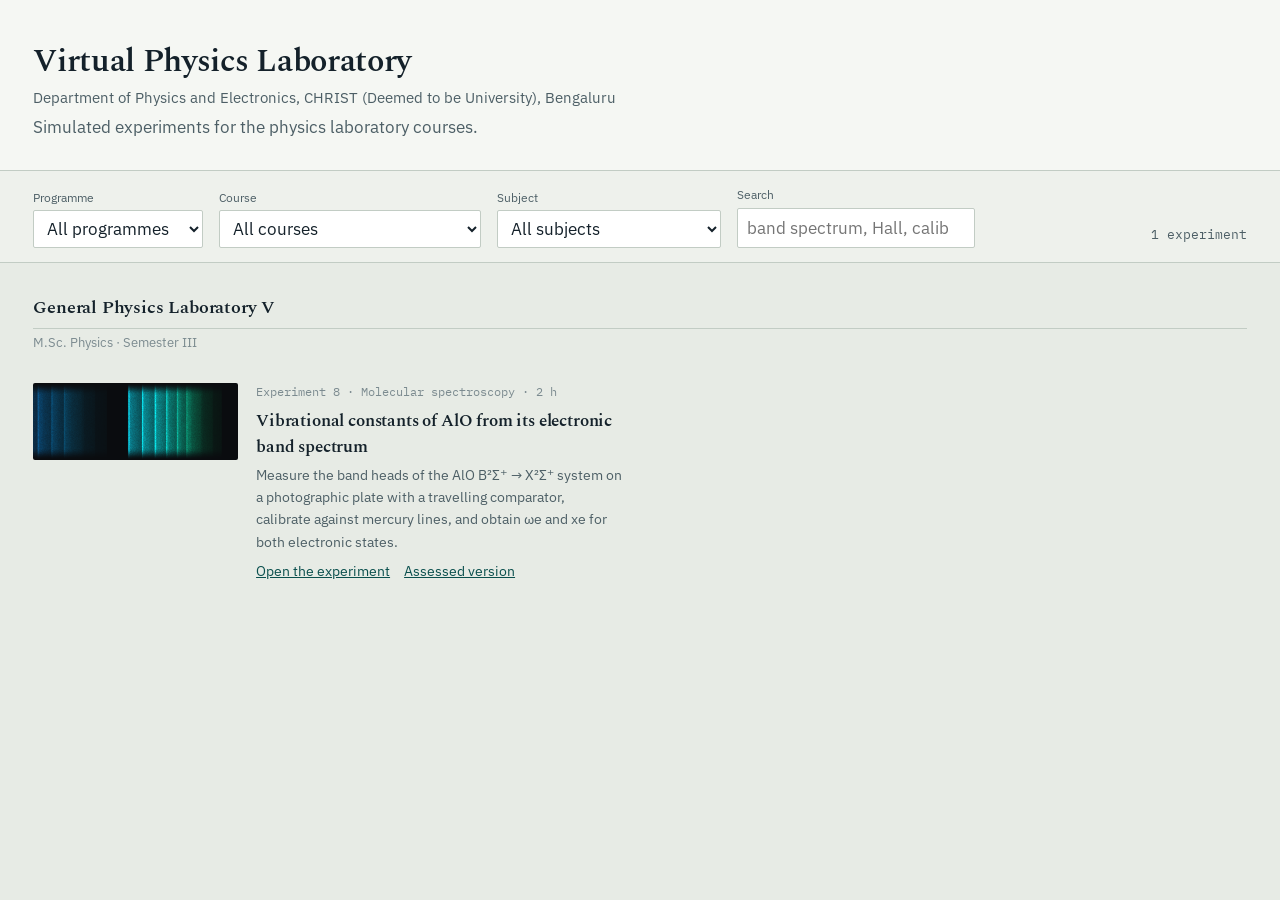
<file: index.html>
<!doctype html>
<html lang="en">
<head>
<meta charset="utf-8">
<meta name="viewport" content="width=device-width, initial-scale=1, viewport-fit=cover">
<title>Virtual Physics Laboratory</title>
<meta name="description" content="Simulated physics laboratory experiments, grouped by programme, course and subject.">
<meta name="theme-color" content="#0e6e6b">
<meta name="apple-mobile-web-app-capable" content="yes">
<meta name="apple-mobile-web-app-status-bar-style" content="default">
<link rel="manifest" href="manifest.webmanifest">
<link rel="apple-touch-icon" href="icons/apple-touch-icon.png">
<link rel="icon" href="icons/icon-192.png">
<link rel="preconnect" href="https://fonts.googleapis.com">
<link rel="preconnect" href="https://fonts.gstatic.com" crossorigin>
<link href="https://fonts.googleapis.com/css2?family=IBM+Plex+Mono:wght@400;500&family=IBM+Plex+Sans:wght@400;500&family=Spectral:wght@500;600&display=swap" rel="stylesheet">
<link rel="stylesheet" href="shared/css/base.css">
<link rel="stylesheet" href="shared/css/portal.css">
</head>
<body>

<header class="portal-head">
  <h1 id="siteTitle">Virtual Physics Laboratory</h1>
  <p class="place" id="sitePlace"></p>
  <p class="tagline" id="siteTagline"></p>
  <button class="ghost" id="installBtn" hidden style="margin-top:14px">Install on this device</button>
</header>

<div class="filters">
  <label><span>Programme</span><select id="fProgramme"></select></label>
  <label><span>Course</span><select id="fCourse"></select></label>
  <label><span>Subject</span><select id="fSubject"></select></label>
  <label><span>Search</span><input id="fSearch" type="search" placeholder="band spectrum, Hall, calibration…"></label>
  <span class="count" id="count"></span>
</div>

<main class="catalog" id="catalog"></main>


<script src="shared/js/pwa.js"></script>
<script src="shared/js/config.js"></script>
<script src="data/catalog.js"></script>
<script src="shared/js/portal.js"></script>
</body>
</html>
</file>
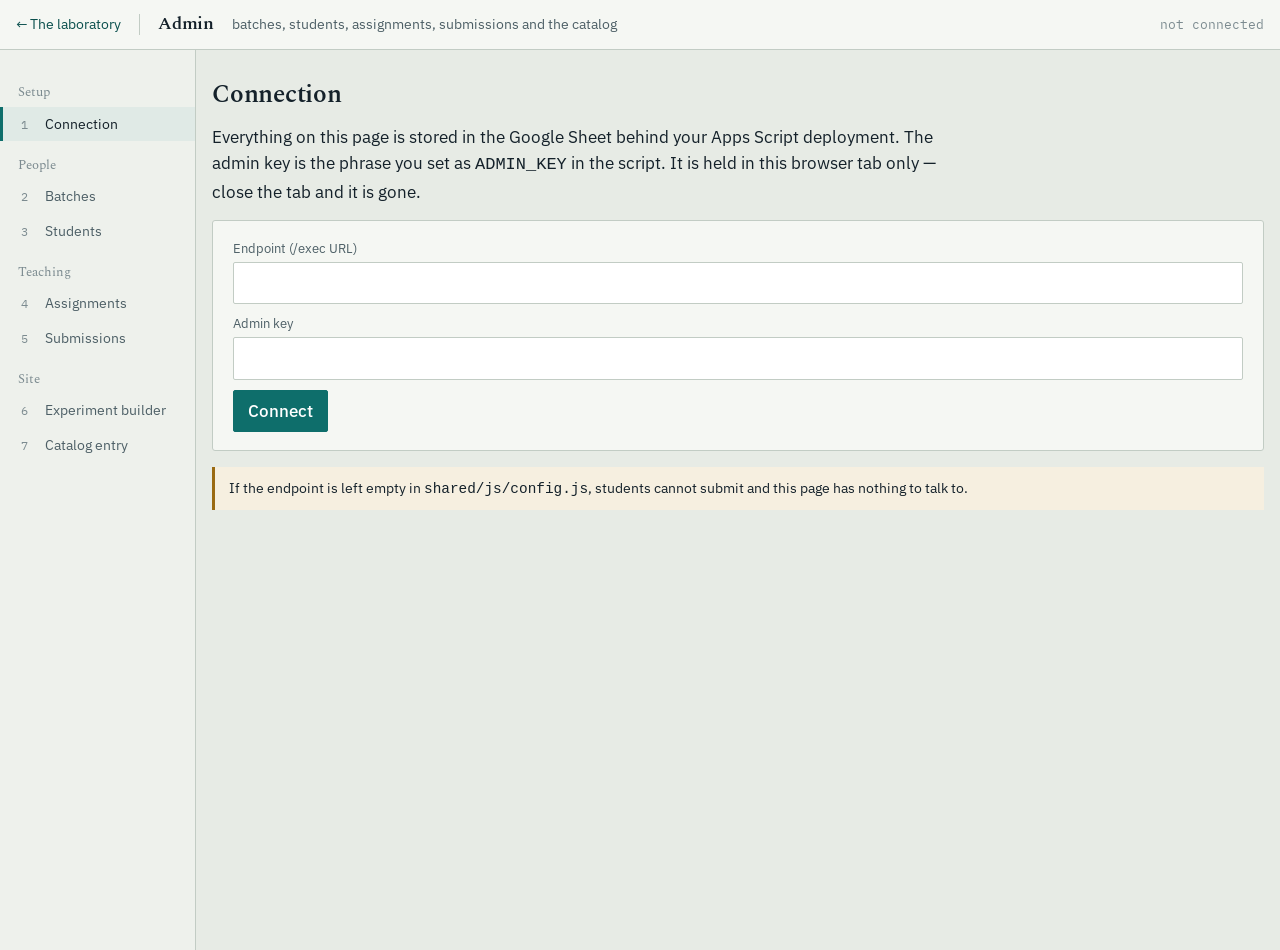
<file: admin/index.html>
<!doctype html>
<html lang="en">
<head>
<meta charset="utf-8">
<meta name="viewport" content="width=device-width, initial-scale=1, viewport-fit=cover">
<title>Admin — Virtual Physics Laboratory</title>
<meta name="robots" content="noindex">
<meta name="theme-color" content="#0e6e6b">
<link rel="manifest" href="../manifest.webmanifest">
<link rel="preconnect" href="https://fonts.googleapis.com">
<link rel="preconnect" href="https://fonts.gstatic.com" crossorigin>
<link href="https://fonts.googleapis.com/css2?family=IBM+Plex+Mono:wght@400;500&family=IBM+Plex+Sans:wght@400;500&family=Spectral:wght@500;600&display=swap" rel="stylesheet">
<link rel="stylesheet" href="../shared/css/base.css">
<link rel="stylesheet" href="../shared/css/portal.css">
<link rel="stylesheet" href="css/admin.css">
</head>
<body>

<header class="masthead">
  <a class="home" href="../index.html">← The laboratory</a>
  <h1>Admin</h1>
  <span class="sub">batches, students, assignments, submissions and the catalog</span>
  <span class="who" id="connState">not connected</span>
</header>

<div class="shell">
  <nav class="rail" id="rail" aria-label="Admin sections"></nav>
  <main class="work">
    <div id="panel"></div>
  </main>
</div>

<div id="toast" class="note" role="status" style="display:none;position:fixed;bottom:16px;right:16px;z-index:30;max-width:380px"></div>

<script src="../shared/js/config.js"></script>
<script src="../data/catalog.js"></script>
<script src="../shared/js/formula.js"></script>
<script src="../shared/js/pwa.js"></script>
<script src="js/admin.js"></script>
</body>
</html>
</file>
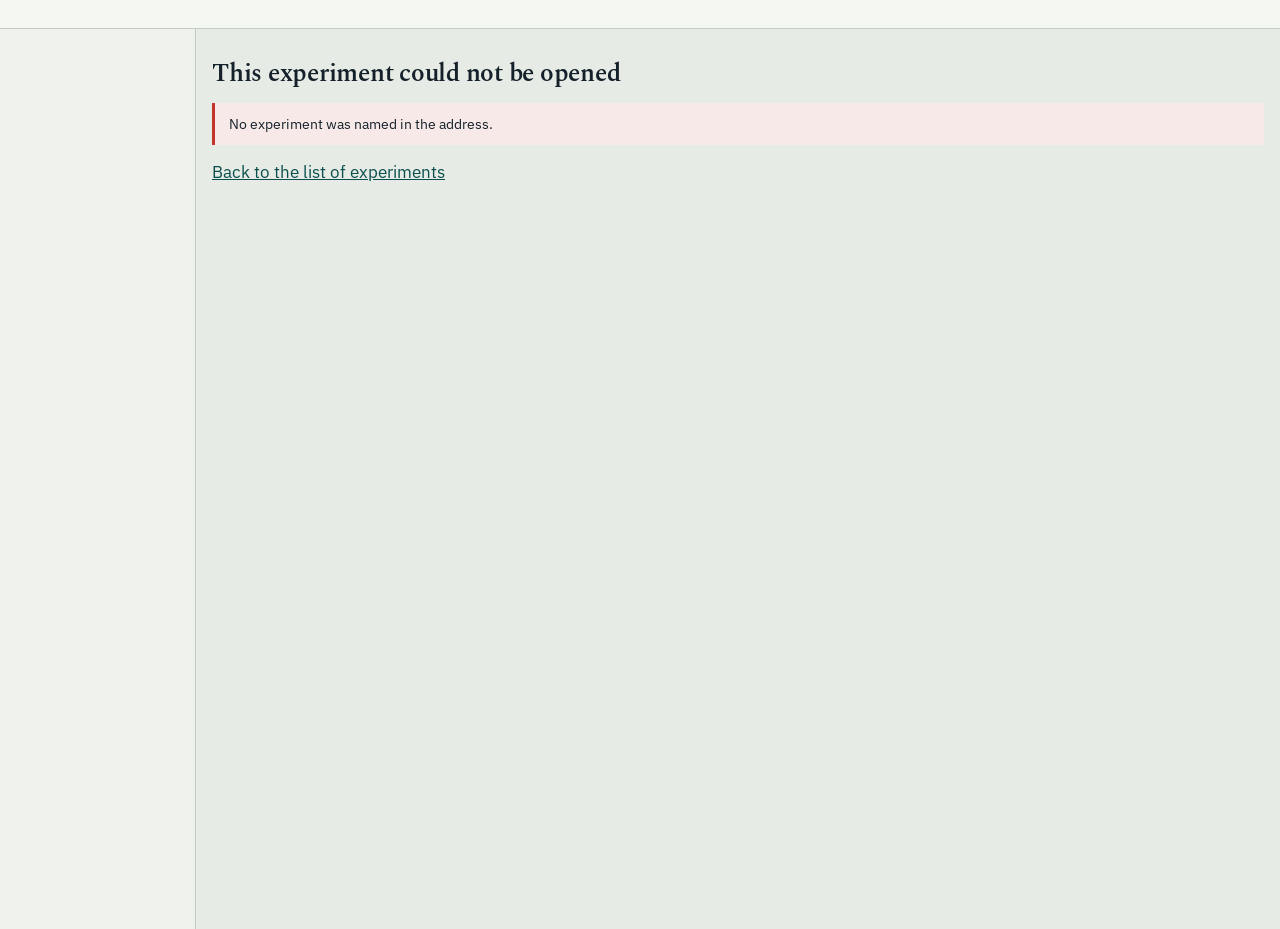
<file: experiments/_generic/index.html>
<!doctype html>
<html lang="en">
<head>
<meta charset="utf-8">
<meta name="viewport" content="width=device-width, initial-scale=1, viewport-fit=cover">
<title>Experiment — Virtual Physics Laboratory</title>
<meta name="theme-color" content="#0e6e6b">
<meta name="apple-mobile-web-app-capable" content="yes">
<link rel="manifest" href="../../manifest.webmanifest">
<link rel="apple-touch-icon" href="../../icons/apple-touch-icon.png">
<link rel="icon" href="../../icons/icon-192.png">
<link rel="preconnect" href="https://fonts.googleapis.com">
<link rel="preconnect" href="https://fonts.gstatic.com" crossorigin>
<link href="https://fonts.googleapis.com/css2?family=IBM+Plex+Mono:wght@400;500&family=IBM+Plex+Sans:wght@400;500&family=Spectral:wght@500;600&display=swap" rel="stylesheet">
<link rel="stylesheet" href="../../shared/css/base.css">
</head>
<body>

<header class="masthead" id="masthead"></header>

<div class="shell">
  <nav class="rail" id="rail" aria-label="Experiment steps"></nav>
  <main class="work">
    <div id="steps"><p class="progress">Loading the experiment…</p></div>
  </main>
</div>

<script src="../../shared/js/pwa.js"></script>
<script src="../../shared/js/config.js"></script>
<script src="../../shared/js/lab-submit.js"></script>
<script src="../../shared/js/pdf.js"></script>
<script src="../../shared/js/report-doc.js"></script>
<script src="../../shared/js/formula.js"></script>
<script src="../../shared/js/plot.js"></script>
<script src="../../shared/js/bench-tools.js"></script>
<script src="../../shared/js/lab-engine.js"></script>
<script src="load.js"></script>
</body>
</html>
</file>
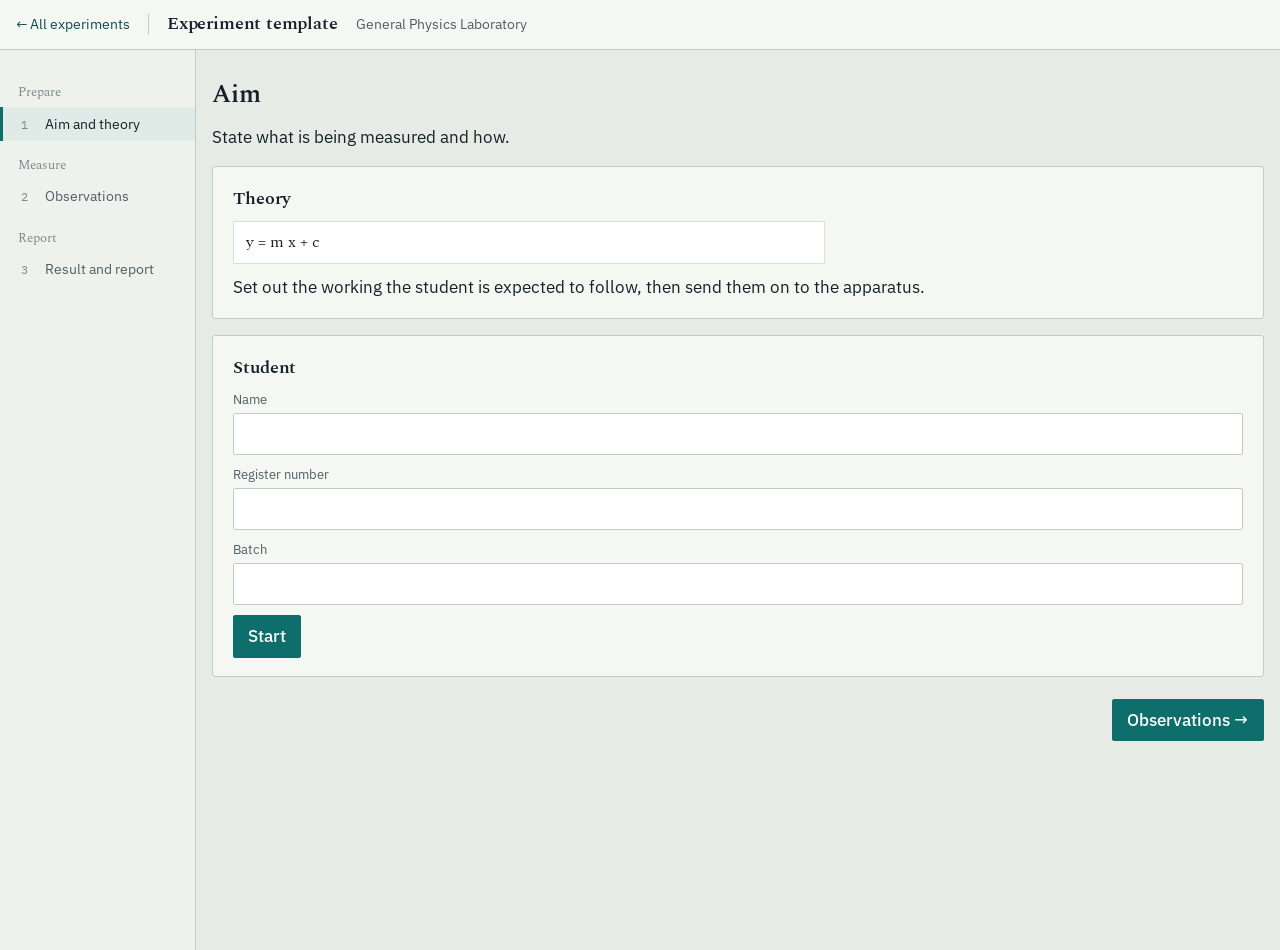
<file: experiments/_template/index.html>
<!doctype html>
<html lang="en">
<head>
<meta charset="utf-8">
<meta name="viewport" content="width=device-width, initial-scale=1">
<title>Experiment template — Virtual Physics Laboratory</title>
<link rel="preconnect" href="https://fonts.googleapis.com">
<link rel="preconnect" href="https://fonts.gstatic.com" crossorigin>
<link href="https://fonts.googleapis.com/css2?family=IBM+Plex+Mono:wght@400;500&family=IBM+Plex+Sans:wght@400;500&family=Spectral:wght@500;600&display=swap" rel="stylesheet">
<link rel="stylesheet" href="../../shared/css/base.css">
<link rel="stylesheet" href="css/experiment.css">
</head>
<body>

<header class="masthead" id="masthead"></header>

<div class="shell">
  <nav class="rail" id="rail" aria-label="Experiment steps"></nav>
  <main class="work">
    <!-- Apparatus goes here: a canvas, an SVG instrument, a form.
         Everything below the apparatus is written by js/app.js. -->
    <div id="steps"></div>
  </main>
</div>

<div id="toast" class="note" role="status" style="display:none;position:fixed;bottom:16px;right:16px;z-index:30;max-width:360px"></div>

<script src="../../shared/js/config.js"></script>
<script src="js/meta.js"></script>
<script src="../../shared/js/lab-submit.js"></script>
<script src="js/app.js"></script>
</body>
</html>
</file>
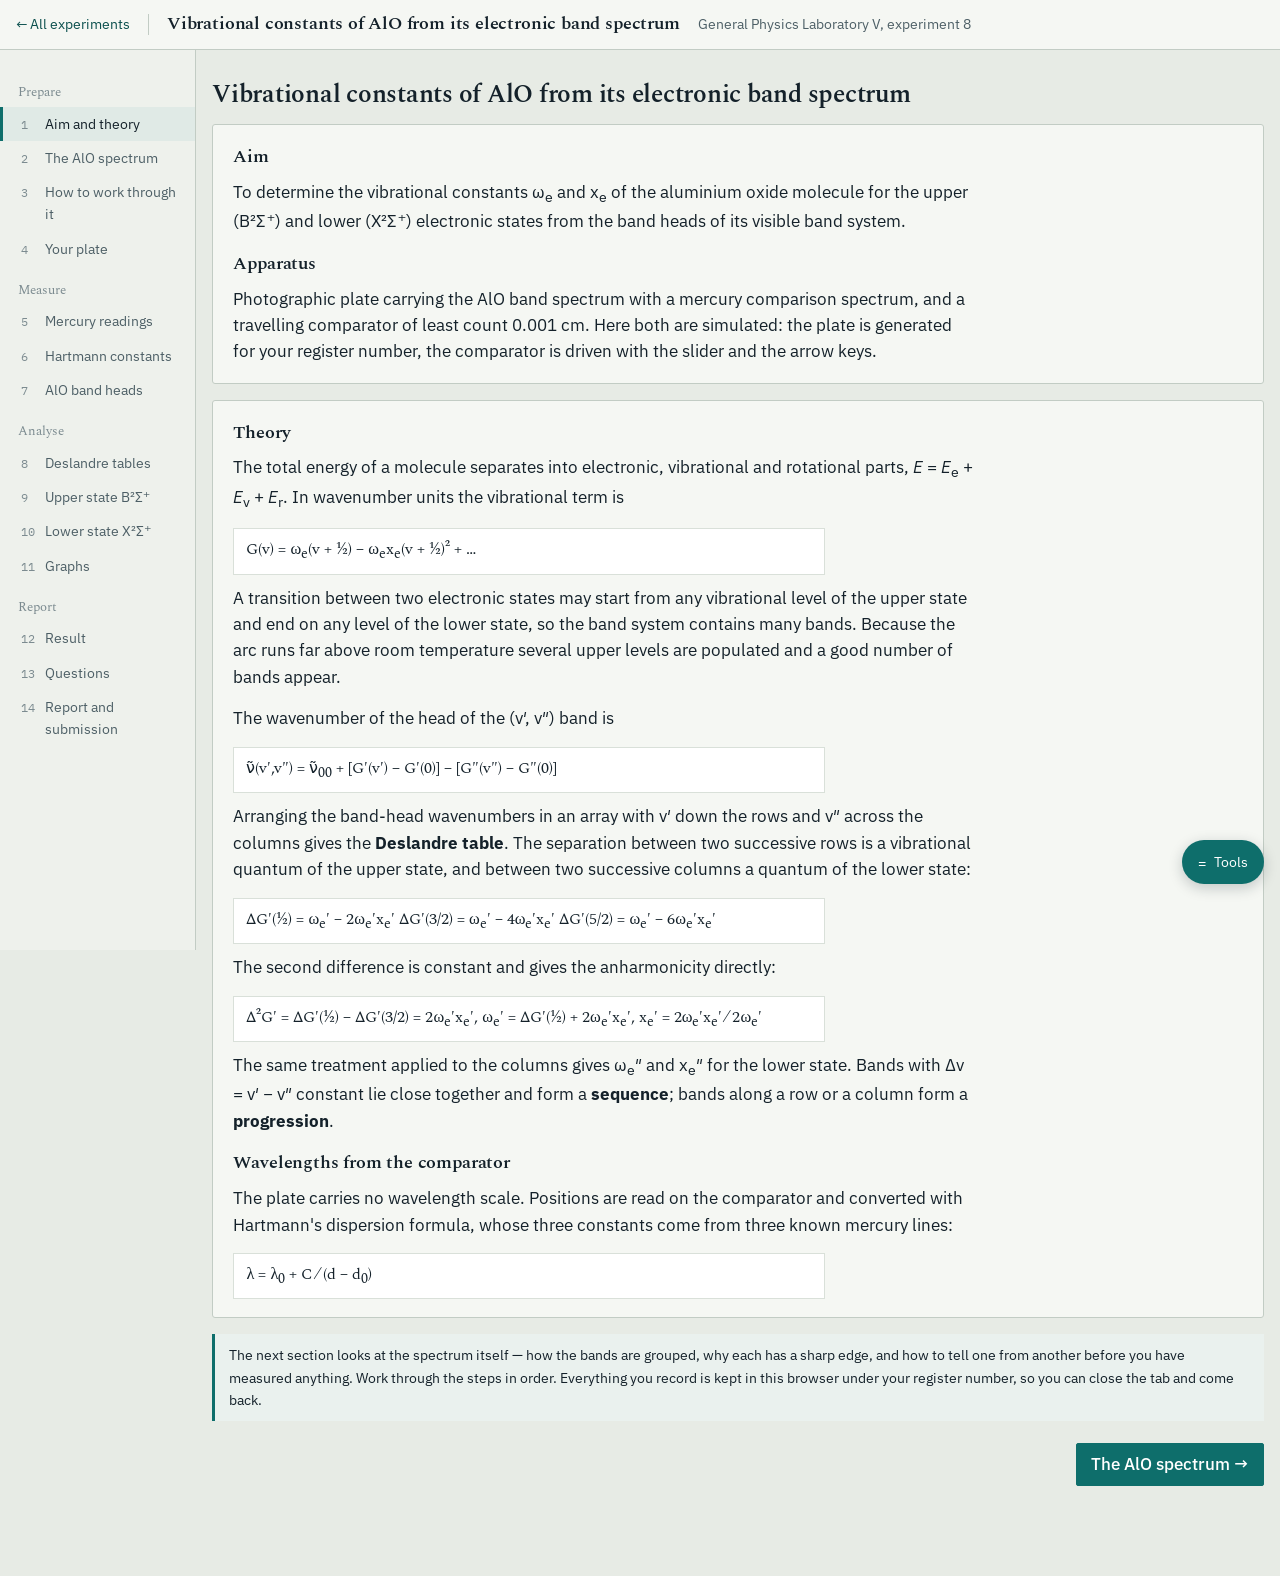
<file: experiments/alo-band-spectrum/index.html>
<!doctype html>
<html lang="en">
<head>
<meta charset="utf-8">
<meta name="viewport" content="width=device-width, initial-scale=1, viewport-fit=cover">
<title>AlO band spectrum — Virtual Physics Laboratory</title>
<meta name="description" content="Measure the AlO B²Σ⁺–X²Σ⁺ band heads on a simulated photographic plate and work out the vibrational constants of both electronic states.">
<meta name="theme-color" content="#0e6e6b">
<meta name="apple-mobile-web-app-capable" content="yes">
<meta name="apple-mobile-web-app-status-bar-style" content="default">
<link rel="manifest" href="../../manifest.webmanifest">
<link rel="apple-touch-icon" href="../../icons/apple-touch-icon.png">
<link rel="icon" href="../../icons/icon-192.png">
<link rel="preconnect" href="https://fonts.googleapis.com">
<link rel="preconnect" href="https://fonts.gstatic.com" crossorigin>
<link href="https://fonts.googleapis.com/css2?family=IBM+Plex+Mono:wght@400;500&family=IBM+Plex+Sans:wght@400;500&family=Spectral:wght@500;600&display=swap" rel="stylesheet">
<link rel="stylesheet" href="../../shared/css/base.css">
<link rel="stylesheet" href="css/experiment.css">
</head>
<body>

<header class="masthead" id="masthead"></header>

<div class="shell">
  <nav class="rail" id="rail" aria-label="Experiment steps"></nav>

  <main class="work">

    <!-- ---------- plate viewer ---------- -->
    <section class="viewer hidden" id="viewer" aria-label="Photographic plate">
      <div class="stack">
        <canvas id="plateCanvas" aria-label="Simulated photographic plate"></canvas>
        <canvas id="traceCanvas" aria-label="Densitometer trace"></canvas>
        <canvas id="overlayCanvas" aria-hidden="true"></canvas>
      </div>
      <div class="strip">
        <label class="toggle">Field
          <select id="zoom">
            <option value="all">whole plate</option>
            <option value="4">4 cm</option>
            <option value="1.5">1.5 cm</option>
            <option value="0.5">0.5 cm</option>
          </select>
        </label>
        <label class="toggle"><input type="checkbox" id="labels" checked> band identities</label>
        <label class="toggle"><input type="checkbox" id="snap" checked> wire snaps to an edge</label>
        <label class="toggle"><input type="checkbox" id="colour" checked> colour rendering</label>
        <span class="tag">click or drag on the plate to move the crosswire</span>
      </div>
    </section>

    <!-- ---------- comparator ---------- -->
    <section class="comparator hidden" id="comparator" aria-label="Travelling comparator">
      <div class="drive">
        <input type="range" id="drive" min="2" max="18" step="0.001" value="10" aria-label="Comparator drive">
        <div class="nudge">
          <button data-nudge="-0.1">−0.100</button>
          <button data-nudge="-0.01">−0.010</button>
          <button data-nudge="-0.001">−0.001</button>
          <button data-nudge="0.001">+0.001</button>
          <button data-nudge="0.01">+0.010</button>
          <button data-nudge="0.1">+0.100</button>
        </div>
        <div class="progress" id="nearMsg"></div>
        <p style="font-size:.82rem;color:var(--ink-2);margin:8px 0 0">
          Arrow keys move the wire by one least count, Shift with an arrow by ten.
          Set the wire on the sharp violet edge of a band, not on its brightest part.
        </p>
      </div>
      <div class="readout">
        <div class="big" id="readBig">—</div>
        <div class="parts" id="readParts"></div>
        <canvas id="magCanvas" aria-label="Magnified view at the crosswire"></canvas>
      </div>
    </section>

    <div id="steps"></div>
  </main>
</div>

<div id="toast" class="note" role="status" style="display:none;position:fixed;bottom:16px;right:16px;z-index:30;max-width:360px;box-shadow:0 6px 18px rgba(20,33,42,.18)"></div>

<script src="../../shared/js/pwa.js"></script>
<script src="../../shared/js/config.js"></script>
<script src="js/meta.js"></script>
<script src="../../shared/js/lab-submit.js"></script>
<script src="../../shared/js/pdf.js"></script>
<script src="../../shared/js/report-doc.js"></script>
<script src="../../shared/js/formula.js"></script>
<script src="../../shared/js/bench-tools.js"></script>
<script src="js/physics.js"></script>
<script src="js/spectrum.js"></script>
<script src="js/charts.js"></script>
<script src="js/report.js"></script>
<script src="js/app.js"></script>
</body>
</html>
</file>
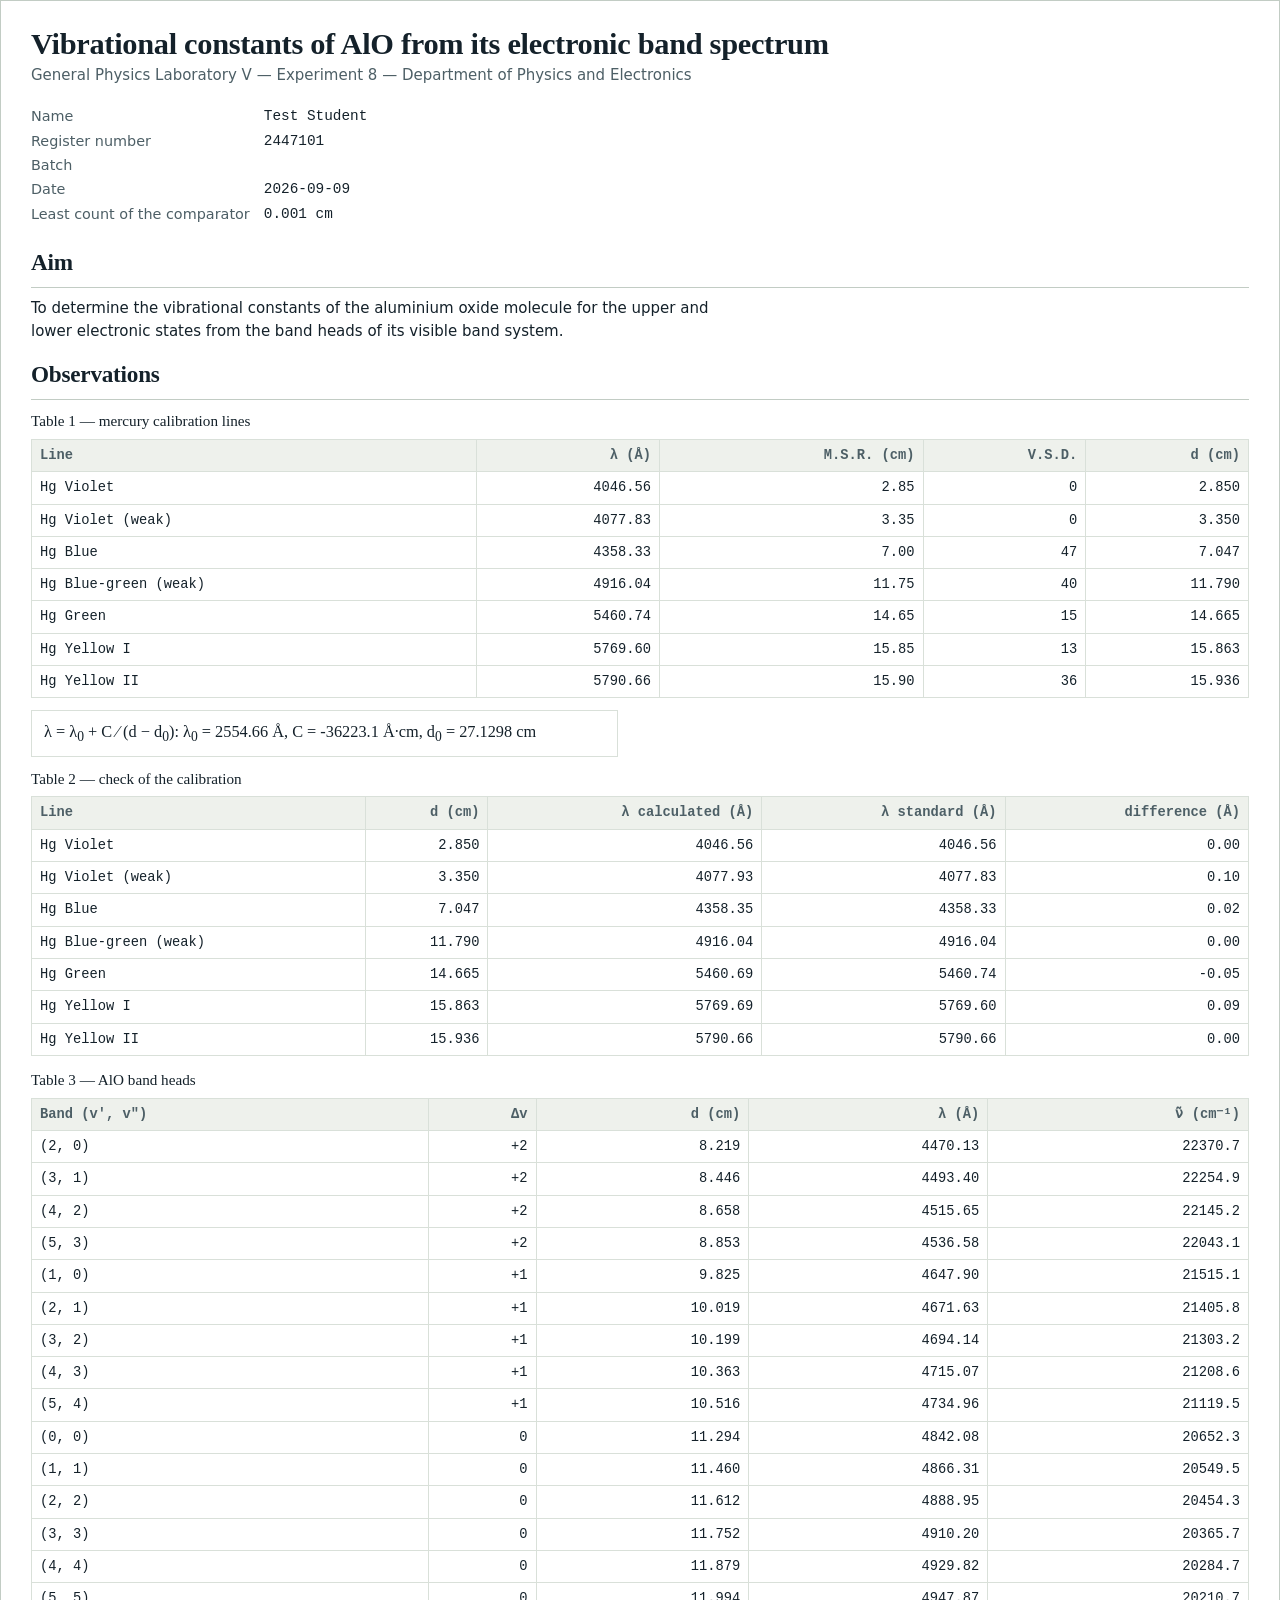
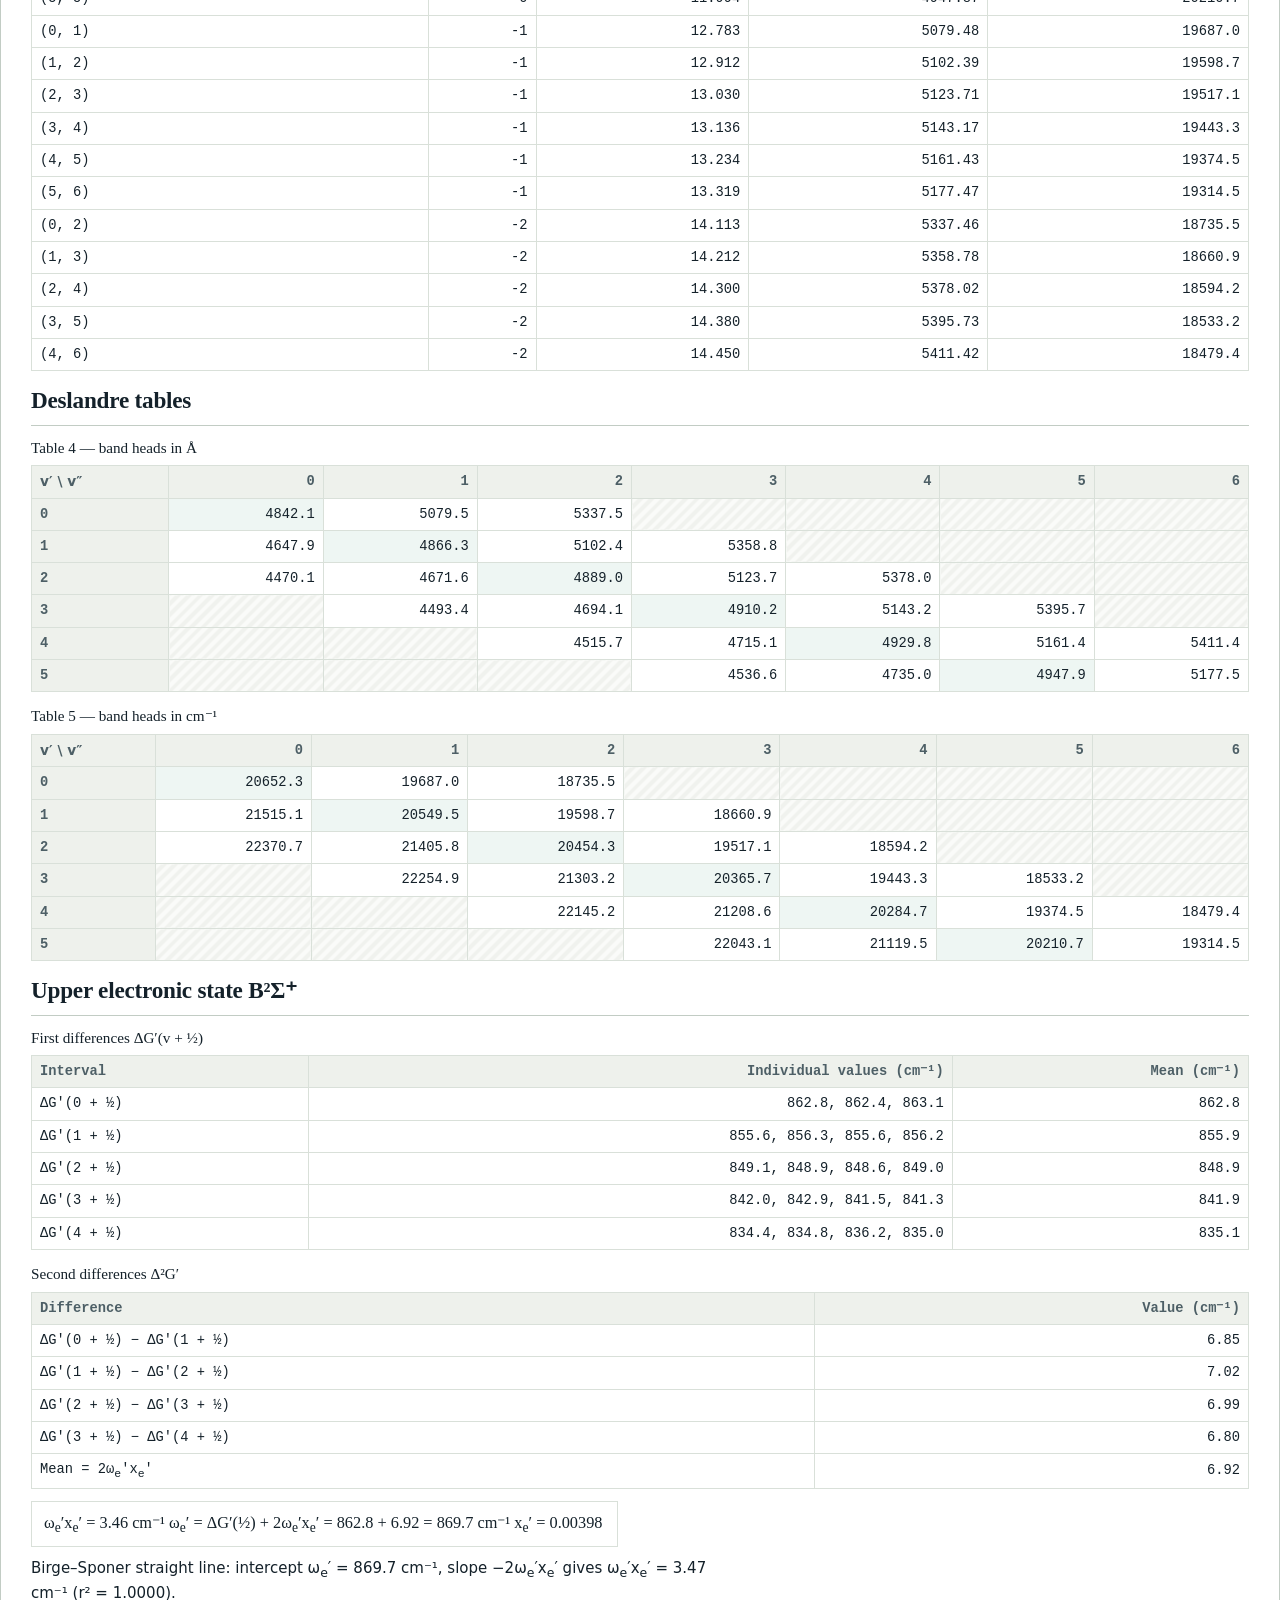
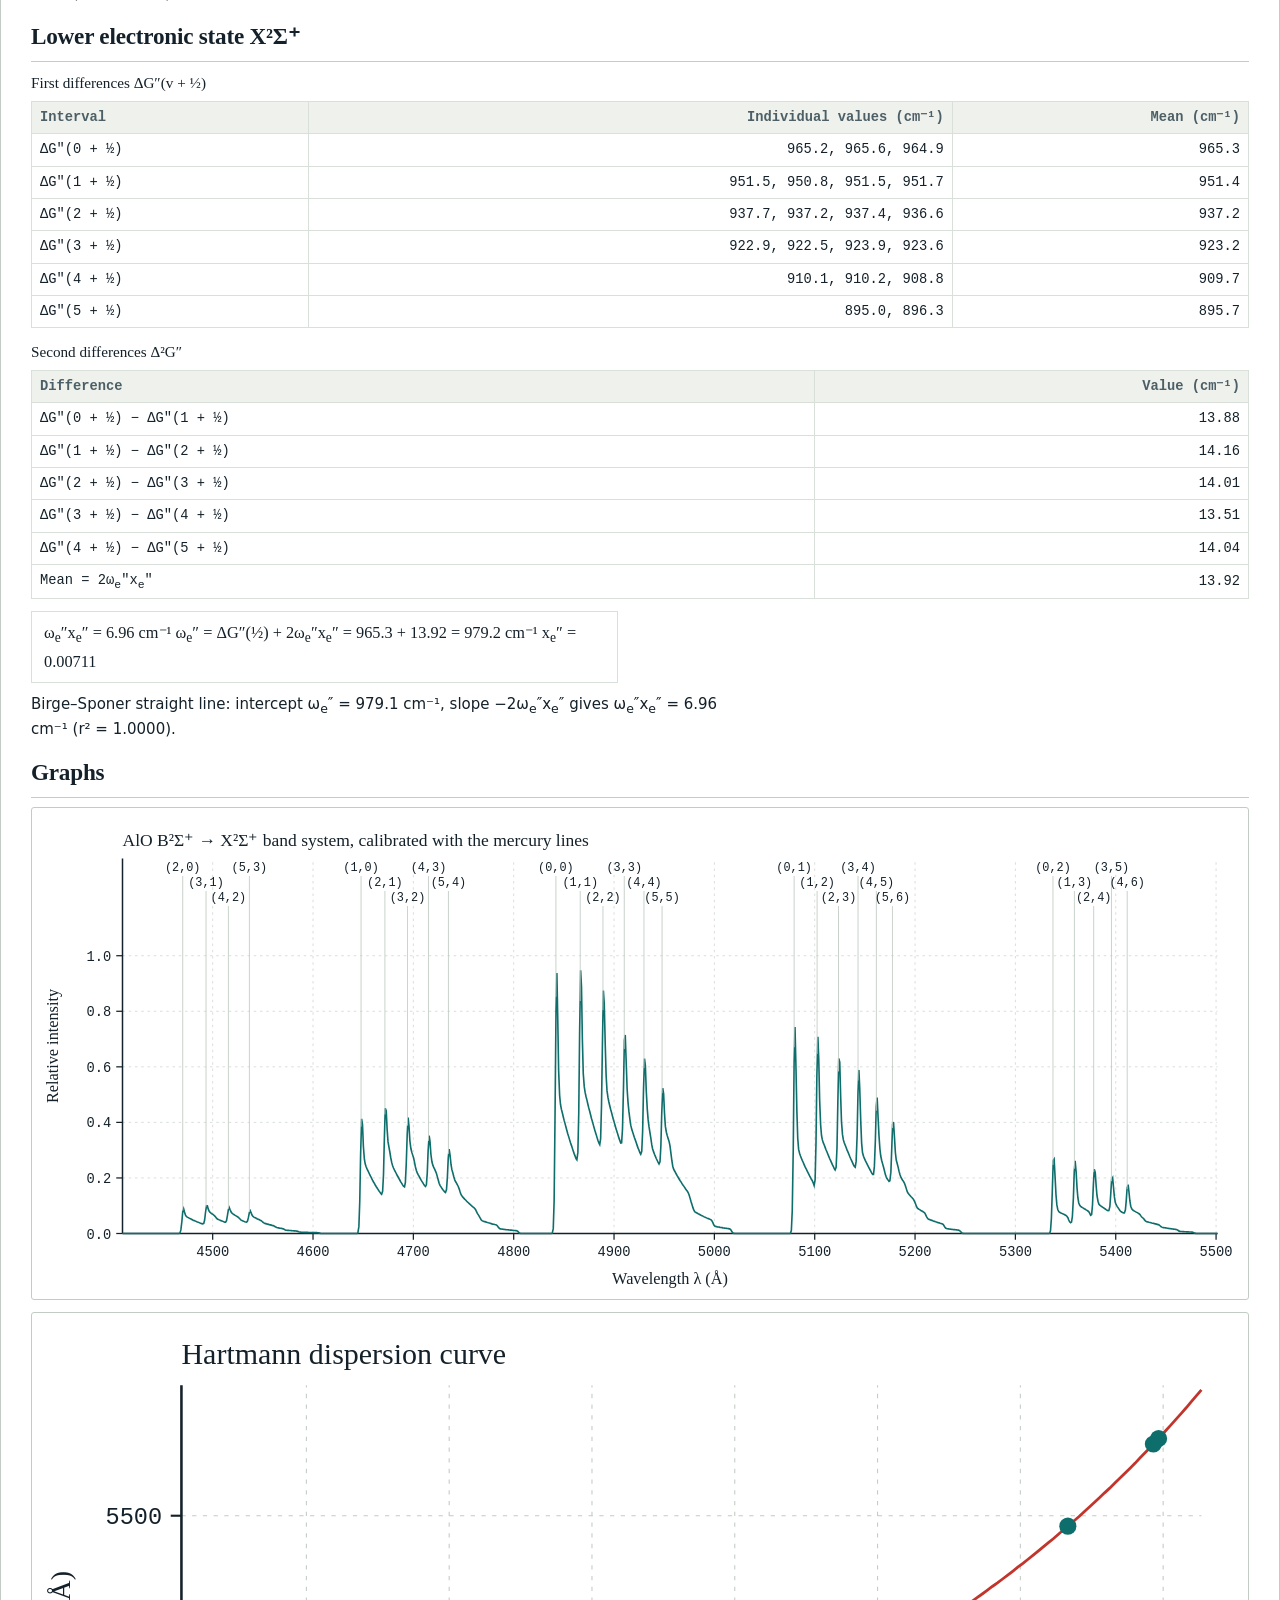
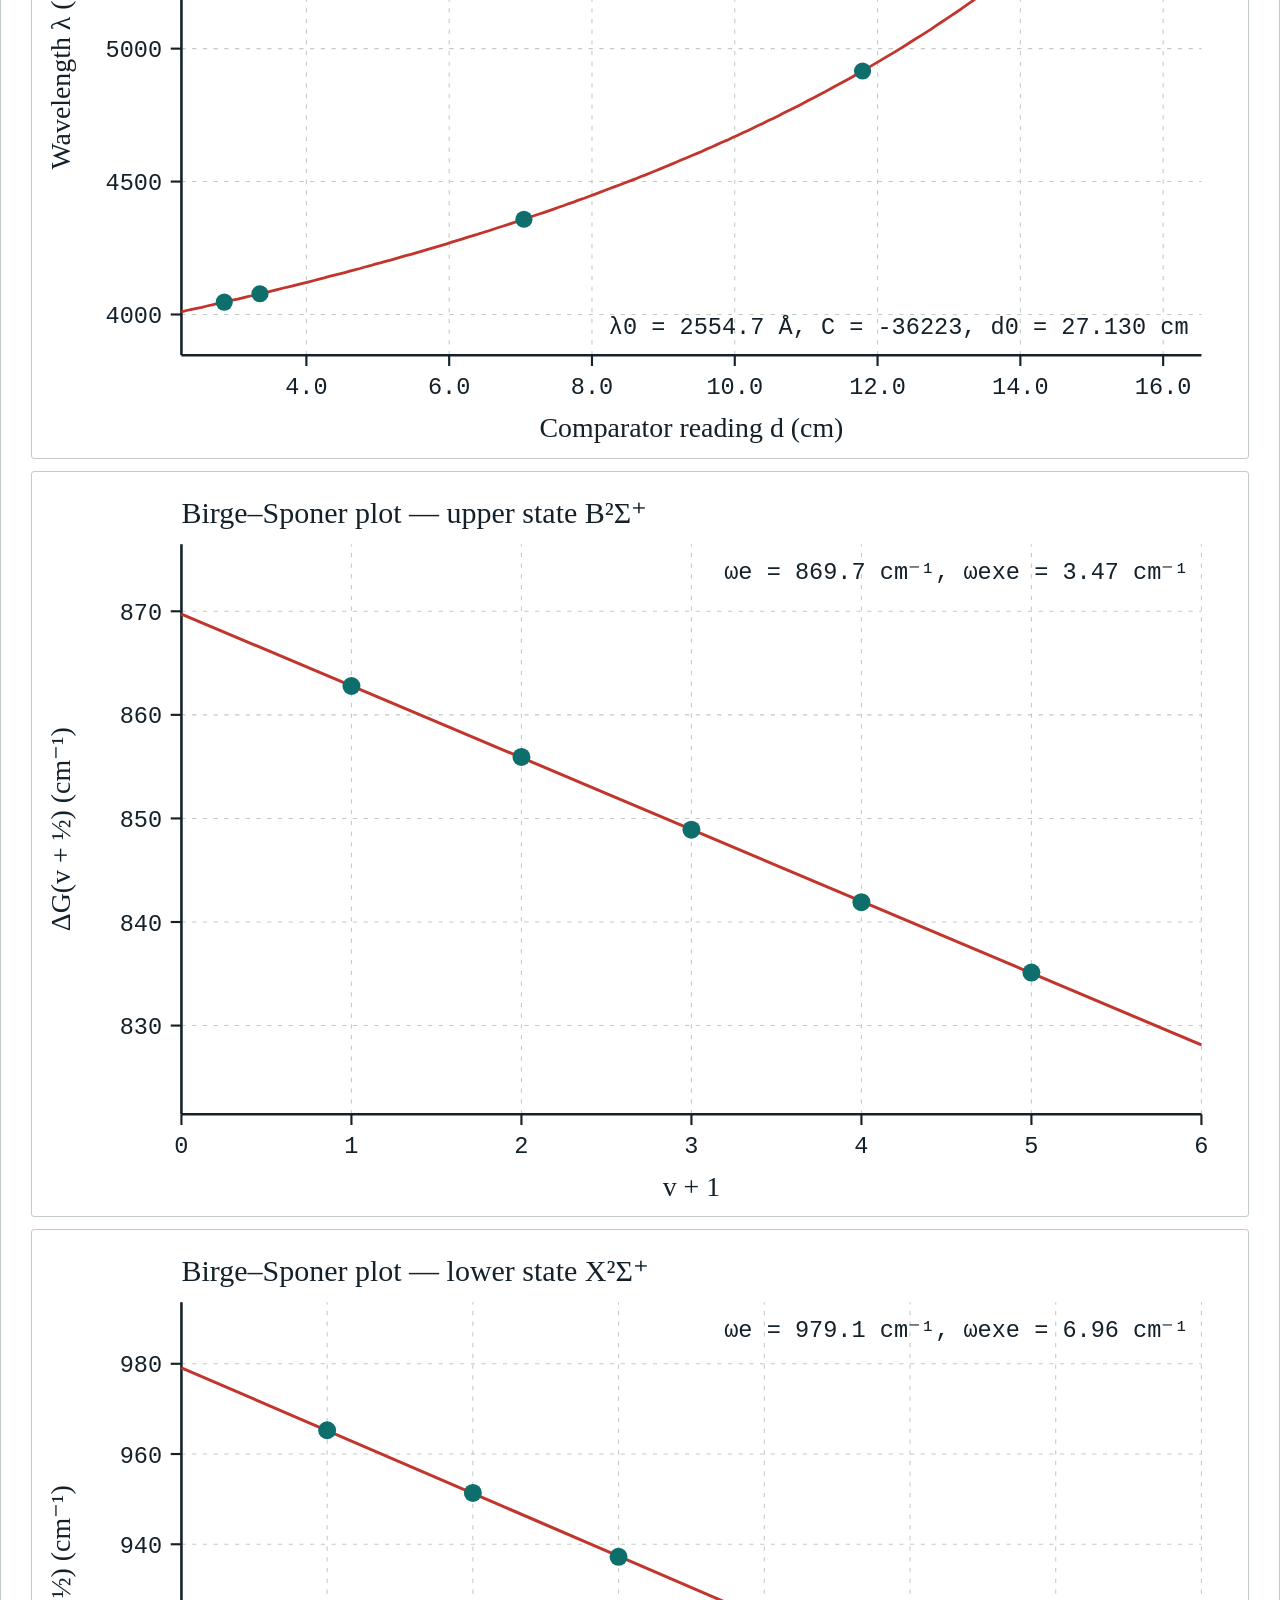
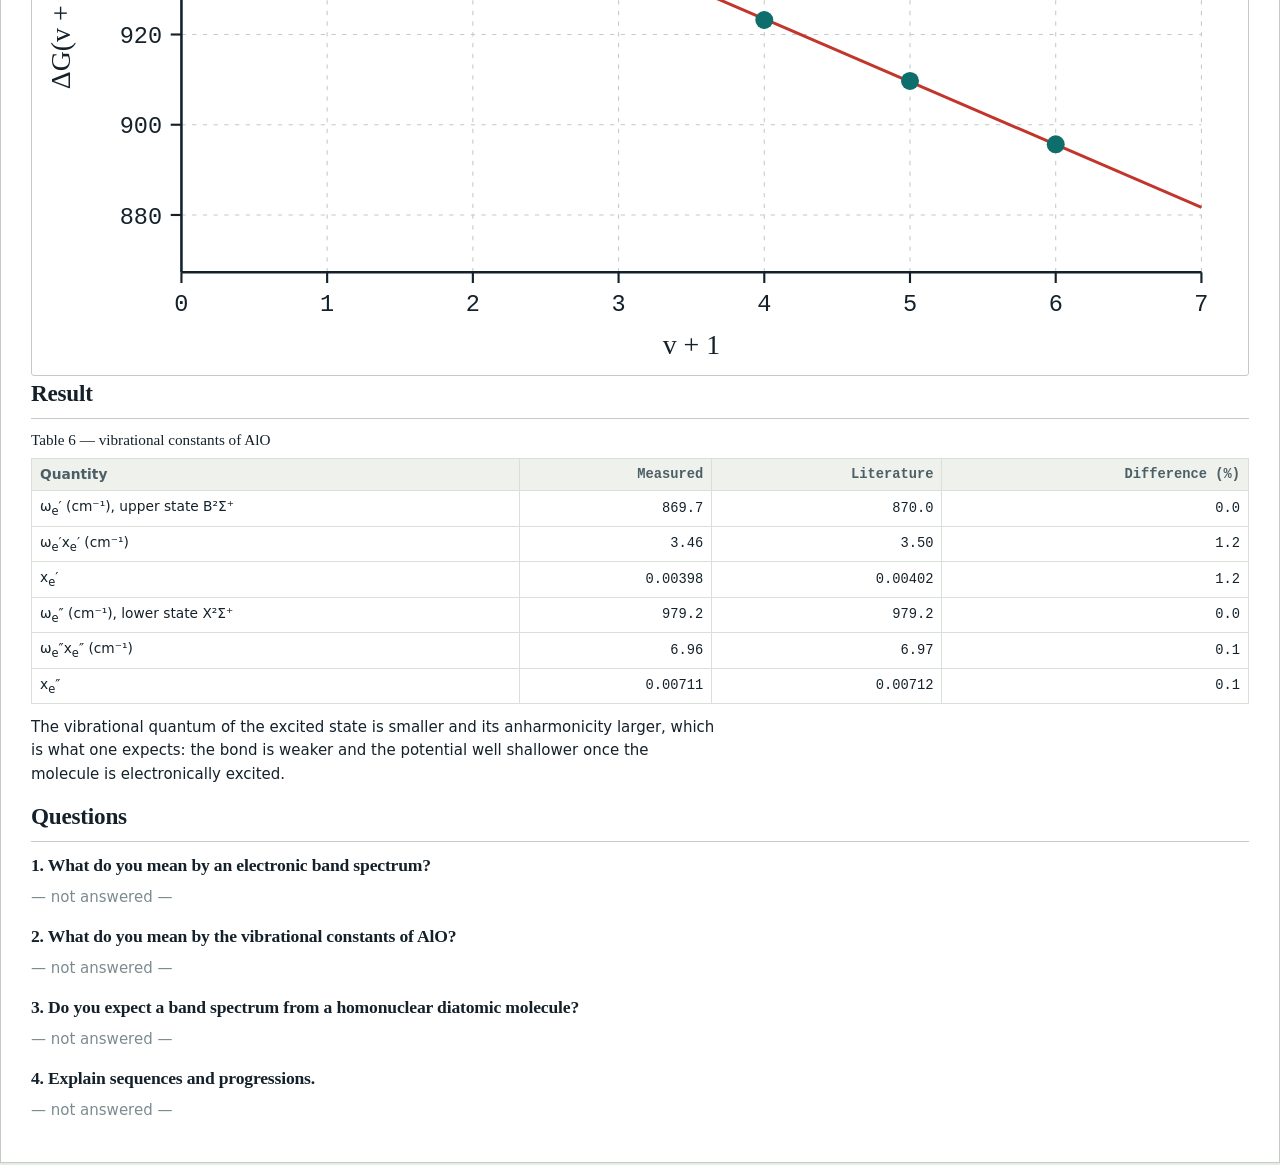
<file: docs/sample-report.html>
<!doctype html><meta charset=utf-8><link rel=stylesheet href=../css/style.css><div class=report><h1 style="margin-bottom:2px">Vibrational constants of AlO from its electronic band spectrum</h1><p style="color:#4d5f66;margin-bottom:18px">General Physics Laboratory V — Experiment 8 — Department of Physics and Electronics</p><dl class="kv" style="margin-bottom:20px"><dt>Name</dt><dd>Test Student</dd><dt>Register number</dt><dd>2447101</dd><dt>Batch</dt><dd></dd><dt>Date</dt><dd>2026-09-09</dd><dt>Least count of the comparator</dt><dd>0.001 cm</dd></dl><h2>Aim</h2><p>To determine the vibrational constants of the aluminium oxide molecule for the upper and lower electronic states from the band heads of its visible band system.</p><h2>Observations</h2><div class="tablewrap"><table><caption>Table 1 — mercury calibration lines</caption><thead><tr><th class="num">Line</th><th class="num">λ (Å)</th><th class="num">M.S.R. (cm)</th><th class="num">V.S.D.</th><th class="num">d (cm)</th></tr></thead><tbody><tr><td class="num">Hg Violet</td><td class="num">4046.56</td><td class="num">2.85</td><td class="num">0</td><td class="num">2.850</td></tr><tr><td class="num">Hg Violet (weak)</td><td class="num">4077.83</td><td class="num">3.35</td><td class="num">0</td><td class="num">3.350</td></tr><tr><td class="num">Hg Blue</td><td class="num">4358.33</td><td class="num">7.00</td><td class="num">47</td><td class="num">7.047</td></tr><tr><td class="num">Hg Blue-green (weak)</td><td class="num">4916.04</td><td class="num">11.75</td><td class="num">40</td><td class="num">11.790</td></tr><tr><td class="num">Hg Green</td><td class="num">5460.74</td><td class="num">14.65</td><td class="num">15</td><td class="num">14.665</td></tr><tr><td class="num">Hg Yellow I</td><td class="num">5769.60</td><td class="num">15.85</td><td class="num">13</td><td class="num">15.863</td></tr><tr><td class="num">Hg Yellow II</td><td class="num">5790.66</td><td class="num">15.90</td><td class="num">36</td><td class="num">15.936</td></tr></tbody></table></div><p class="formula">λ = λ<sub>0</sub> + C ⁄ (d − d<sub>0</sub>): λ<sub>0</sub> = 2554.66 Å, C = -36223.1 Å·cm, d<sub>0</sub> = 27.1298 cm</p><div class="tablewrap"><table><caption>Table 2 — check of the calibration</caption><thead><tr><th class="num">Line</th><th class="num">d (cm)</th><th class="num">λ calculated (Å)</th><th class="num">λ standard (Å)</th><th class="num">difference (Å)</th></tr></thead><tbody><tr><td class="num">Hg Violet</td><td class="num">2.850</td><td class="num">4046.56</td><td class="num">4046.56</td><td class="num">0.00</td></tr><tr><td class="num">Hg Violet (weak)</td><td class="num">3.350</td><td class="num">4077.93</td><td class="num">4077.83</td><td class="num">0.10</td></tr><tr><td class="num">Hg Blue</td><td class="num">7.047</td><td class="num">4358.35</td><td class="num">4358.33</td><td class="num">0.02</td></tr><tr><td class="num">Hg Blue-green (weak)</td><td class="num">11.790</td><td class="num">4916.04</td><td class="num">4916.04</td><td class="num">0.00</td></tr><tr><td class="num">Hg Green</td><td class="num">14.665</td><td class="num">5460.69</td><td class="num">5460.74</td><td class="num">-0.05</td></tr><tr><td class="num">Hg Yellow I</td><td class="num">15.863</td><td class="num">5769.69</td><td class="num">5769.60</td><td class="num">0.09</td></tr><tr><td class="num">Hg Yellow II</td><td class="num">15.936</td><td class="num">5790.66</td><td class="num">5790.66</td><td class="num">0.00</td></tr></tbody></table></div><div class="tablewrap"><table><caption>Table 3 — AlO band heads</caption><thead><tr><th class="num">Band (v′, v″)</th><th class="num">Δv</th><th class="num">d (cm)</th><th class="num">λ (Å)</th><th class="num">ν̃ (cm⁻¹)</th></tr></thead><tbody><tr><td class="num">(2, 0)</td><td class="num">+2</td><td class="num">8.219</td><td class="num">4470.13</td><td class="num">22370.7</td></tr><tr><td class="num">(3, 1)</td><td class="num">+2</td><td class="num">8.446</td><td class="num">4493.40</td><td class="num">22254.9</td></tr><tr><td class="num">(4, 2)</td><td class="num">+2</td><td class="num">8.658</td><td class="num">4515.65</td><td class="num">22145.2</td></tr><tr><td class="num">(5, 3)</td><td class="num">+2</td><td class="num">8.853</td><td class="num">4536.58</td><td class="num">22043.1</td></tr><tr><td class="num">(1, 0)</td><td class="num">+1</td><td class="num">9.825</td><td class="num">4647.90</td><td class="num">21515.1</td></tr><tr><td class="num">(2, 1)</td><td class="num">+1</td><td class="num">10.019</td><td class="num">4671.63</td><td class="num">21405.8</td></tr><tr><td class="num">(3, 2)</td><td class="num">+1</td><td class="num">10.199</td><td class="num">4694.14</td><td class="num">21303.2</td></tr><tr><td class="num">(4, 3)</td><td class="num">+1</td><td class="num">10.363</td><td class="num">4715.07</td><td class="num">21208.6</td></tr><tr><td class="num">(5, 4)</td><td class="num">+1</td><td class="num">10.516</td><td class="num">4734.96</td><td class="num">21119.5</td></tr><tr><td class="num">(0, 0)</td><td class="num">0</td><td class="num">11.294</td><td class="num">4842.08</td><td class="num">20652.3</td></tr><tr><td class="num">(1, 1)</td><td class="num">0</td><td class="num">11.460</td><td class="num">4866.31</td><td class="num">20549.5</td></tr><tr><td class="num">(2, 2)</td><td class="num">0</td><td class="num">11.612</td><td class="num">4888.95</td><td class="num">20454.3</td></tr><tr><td class="num">(3, 3)</td><td class="num">0</td><td class="num">11.752</td><td class="num">4910.20</td><td class="num">20365.7</td></tr><tr><td class="num">(4, 4)</td><td class="num">0</td><td class="num">11.879</td><td class="num">4929.82</td><td class="num">20284.7</td></tr><tr><td class="num">(5, 5)</td><td class="num">0</td><td class="num">11.994</td><td class="num">4947.87</td><td class="num">20210.7</td></tr><tr><td class="num">(0, 1)</td><td class="num">-1</td><td class="num">12.783</td><td class="num">5079.48</td><td class="num">19687.0</td></tr><tr><td class="num">(1, 2)</td><td class="num">-1</td><td class="num">12.912</td><td class="num">5102.39</td><td class="num">19598.7</td></tr><tr><td class="num">(2, 3)</td><td class="num">-1</td><td class="num">13.030</td><td class="num">5123.71</td><td class="num">19517.1</td></tr><tr><td class="num">(3, 4)</td><td class="num">-1</td><td class="num">13.136</td><td class="num">5143.17</td><td class="num">19443.3</td></tr><tr><td class="num">(4, 5)</td><td class="num">-1</td><td class="num">13.234</td><td class="num">5161.43</td><td class="num">19374.5</td></tr><tr><td class="num">(5, 6)</td><td class="num">-1</td><td class="num">13.319</td><td class="num">5177.47</td><td class="num">19314.5</td></tr><tr><td class="num">(0, 2)</td><td class="num">-2</td><td class="num">14.113</td><td class="num">5337.46</td><td class="num">18735.5</td></tr><tr><td class="num">(1, 3)</td><td class="num">-2</td><td class="num">14.212</td><td class="num">5358.78</td><td class="num">18660.9</td></tr><tr><td class="num">(2, 4)</td><td class="num">-2</td><td class="num">14.300</td><td class="num">5378.02</td><td class="num">18594.2</td></tr><tr><td class="num">(3, 5)</td><td class="num">-2</td><td class="num">14.380</td><td class="num">5395.73</td><td class="num">18533.2</td></tr><tr><td class="num">(4, 6)</td><td class="num">-2</td><td class="num">14.450</td><td class="num">5411.42</td><td class="num">18479.4</td></tr></tbody></table></div><h2>Deslandre tables</h2><div class="tablewrap"><table class="des"><caption>Table 4 — band heads in Å</caption><thead><tr><th>v′ \ v″</th><th class="num">0</th><th class="num">1</th><th class="num">2</th><th class="num">3</th><th class="num">4</th><th class="num">5</th><th class="num">6</th></tr></thead><tbody><tr><th class="num">0</th><td class="num diag">4842.1</td><td class="num">5079.5</td><td class="num">5337.5</td><td class="empty"></td><td class="empty"></td><td class="empty"></td><td class="empty"></td></tr><tr><th class="num">1</th><td class="num">4647.9</td><td class="num diag">4866.3</td><td class="num">5102.4</td><td class="num">5358.8</td><td class="empty"></td><td class="empty"></td><td class="empty"></td></tr><tr><th class="num">2</th><td class="num">4470.1</td><td class="num">4671.6</td><td class="num diag">4889.0</td><td class="num">5123.7</td><td class="num">5378.0</td><td class="empty"></td><td class="empty"></td></tr><tr><th class="num">3</th><td class="empty"></td><td class="num">4493.4</td><td class="num">4694.1</td><td class="num diag">4910.2</td><td class="num">5143.2</td><td class="num">5395.7</td><td class="empty"></td></tr><tr><th class="num">4</th><td class="empty"></td><td class="empty"></td><td class="num">4515.7</td><td class="num">4715.1</td><td class="num diag">4929.8</td><td class="num">5161.4</td><td class="num">5411.4</td></tr><tr><th class="num">5</th><td class="empty"></td><td class="empty"></td><td class="empty"></td><td class="num">4536.6</td><td class="num">4735.0</td><td class="num diag">4947.9</td><td class="num">5177.5</td></tr></tbody></table></div><div class="tablewrap"><table class="des"><caption>Table 5 — band heads in cm⁻¹</caption><thead><tr><th>v′ \ v″</th><th class="num">0</th><th class="num">1</th><th class="num">2</th><th class="num">3</th><th class="num">4</th><th class="num">5</th><th class="num">6</th></tr></thead><tbody><tr><th class="num">0</th><td class="num diag">20652.3</td><td class="num">19687.0</td><td class="num">18735.5</td><td class="empty"></td><td class="empty"></td><td class="empty"></td><td class="empty"></td></tr><tr><th class="num">1</th><td class="num">21515.1</td><td class="num diag">20549.5</td><td class="num">19598.7</td><td class="num">18660.9</td><td class="empty"></td><td class="empty"></td><td class="empty"></td></tr><tr><th class="num">2</th><td class="num">22370.7</td><td class="num">21405.8</td><td class="num diag">20454.3</td><td class="num">19517.1</td><td class="num">18594.2</td><td class="empty"></td><td class="empty"></td></tr><tr><th class="num">3</th><td class="empty"></td><td class="num">22254.9</td><td class="num">21303.2</td><td class="num diag">20365.7</td><td class="num">19443.3</td><td class="num">18533.2</td><td class="empty"></td></tr><tr><th class="num">4</th><td class="empty"></td><td class="empty"></td><td class="num">22145.2</td><td class="num">21208.6</td><td class="num diag">20284.7</td><td class="num">19374.5</td><td class="num">18479.4</td></tr><tr><th class="num">5</th><td class="empty"></td><td class="empty"></td><td class="empty"></td><td class="num">22043.1</td><td class="num">21119.5</td><td class="num diag">20210.7</td><td class="num">19314.5</td></tr></tbody></table></div><h2>Upper electronic state B²Σ⁺</h2><div class="tablewrap"><table><caption>First differences ΔG′(v + ½)</caption><thead><tr><th class="num">Interval</th><th class="num">Individual values (cm⁻¹)</th><th class="num">Mean (cm⁻¹)</th></tr></thead><tbody><tr><td class="num">ΔG′(0 + ½)</td><td class="num">862.8, 862.4, 863.1</td><td class="num">862.8</td></tr><tr><td class="num">ΔG′(1 + ½)</td><td class="num">855.6, 856.3, 855.6, 856.2</td><td class="num">855.9</td></tr><tr><td class="num">ΔG′(2 + ½)</td><td class="num">849.1, 848.9, 848.6, 849.0</td><td class="num">848.9</td></tr><tr><td class="num">ΔG′(3 + ½)</td><td class="num">842.0, 842.9, 841.5, 841.3</td><td class="num">841.9</td></tr><tr><td class="num">ΔG′(4 + ½)</td><td class="num">834.4, 834.8, 836.2, 835.0</td><td class="num">835.1</td></tr></tbody></table></div><div class="tablewrap"><table><caption>Second differences Δ²G′</caption><thead><tr><th class="num">Difference</th><th class="num">Value (cm⁻¹)</th></tr></thead><tbody><tr><td class="num">ΔG′(0 + ½) − ΔG′(1 + ½)</td><td class="num">6.85</td></tr><tr><td class="num">ΔG′(1 + ½) − ΔG′(2 + ½)</td><td class="num">7.02</td></tr><tr><td class="num">ΔG′(2 + ½) − ΔG′(3 + ½)</td><td class="num">6.99</td></tr><tr><td class="num">ΔG′(3 + ½) − ΔG′(4 + ½)</td><td class="num">6.80</td></tr><tr><td class="num">Mean = 2ω<sub>e</sub>′x<sub>e</sub>′</td><td class="num">6.92</td></tr></tbody></table></div><p class="formula">ω<sub>e</sub>′x<sub>e</sub>′ = 3.46 cm⁻¹  ω<sub>e</sub>′ = ΔG′(½) + 2ω<sub>e</sub>′x<sub>e</sub>′ = 862.8 + 6.92 = 869.7 cm⁻¹  x<sub>e</sub>′ = 0.00398</p><p>Birge–Sponer straight line: intercept ω<sub>e</sub>′ = 869.7 cm⁻¹, slope −2ω<sub>e</sub>′x<sub>e</sub>′ gives ω<sub>e</sub>′x<sub>e</sub>′ = 3.47 cm⁻¹ (r² = 1.0000).</p><h2>Lower electronic state X²Σ⁺</h2><div class="tablewrap"><table><caption>First differences ΔG″(v + ½)</caption><thead><tr><th class="num">Interval</th><th class="num">Individual values (cm⁻¹)</th><th class="num">Mean (cm⁻¹)</th></tr></thead><tbody><tr><td class="num">ΔG″(0 + ½)</td><td class="num">965.2, 965.6, 964.9</td><td class="num">965.3</td></tr><tr><td class="num">ΔG″(1 + ½)</td><td class="num">951.5, 950.8, 951.5, 951.7</td><td class="num">951.4</td></tr><tr><td class="num">ΔG″(2 + ½)</td><td class="num">937.7, 937.2, 937.4, 936.6</td><td class="num">937.2</td></tr><tr><td class="num">ΔG″(3 + ½)</td><td class="num">922.9, 922.5, 923.9, 923.6</td><td class="num">923.2</td></tr><tr><td class="num">ΔG″(4 + ½)</td><td class="num">910.1, 910.2, 908.8</td><td class="num">909.7</td></tr><tr><td class="num">ΔG″(5 + ½)</td><td class="num">895.0, 896.3</td><td class="num">895.7</td></tr></tbody></table></div><div class="tablewrap"><table><caption>Second differences Δ²G″</caption><thead><tr><th class="num">Difference</th><th class="num">Value (cm⁻¹)</th></tr></thead><tbody><tr><td class="num">ΔG″(0 + ½) − ΔG″(1 + ½)</td><td class="num">13.88</td></tr><tr><td class="num">ΔG″(1 + ½) − ΔG″(2 + ½)</td><td class="num">14.16</td></tr><tr><td class="num">ΔG″(2 + ½) − ΔG″(3 + ½)</td><td class="num">14.01</td></tr><tr><td class="num">ΔG″(3 + ½) − ΔG″(4 + ½)</td><td class="num">13.51</td></tr><tr><td class="num">ΔG″(4 + ½) − ΔG″(5 + ½)</td><td class="num">14.04</td></tr><tr><td class="num">Mean = 2ω<sub>e</sub>″x<sub>e</sub>″</td><td class="num">13.92</td></tr></tbody></table></div><p class="formula">ω<sub>e</sub>″x<sub>e</sub>″ = 6.96 cm⁻¹  ω<sub>e</sub>″ = ΔG″(½) + 2ω<sub>e</sub>″x<sub>e</sub>″ = 965.3 + 13.92 = 979.2 cm⁻¹  x<sub>e</sub>″ = 0.00711</p><p>Birge–Sponer straight line: intercept ω<sub>e</sub>″ = 979.1 cm⁻¹, slope −2ω<sub>e</sub>″x<sub>e</sub>″ gives ω<sub>e</sub>″x<sub>e</sub>″ = 6.96 cm⁻¹ (r² = 1.0000).</p><h2>Graphs</h2><div class="chartbox"><svg xmlns="http://www.w3.org/2000/svg" viewBox="0 0 960 380" width="960" height="380"><rect x="0" y="0" width="960" height="380" fill="#ffffff"></rect><line x1="138.14057308404182" y1="334" x2="138.14057308404182" y2="34" stroke="#c2ccc4" stroke-width="0.5" stroke-dasharray="2 3"></line><line x1="138.14057308404182" y1="334" x2="138.14057308404182" y2="339" stroke="#14212a"></line><text x="138.14057308404182" y="352" font-family="IBM Plex Mono, monospace" font-size="11" fill="#14212a" text-anchor="middle">4500</text><line x1="218.41268389591698" y1="334" x2="218.41268389591698" y2="34" stroke="#c2ccc4" stroke-width="0.5" stroke-dasharray="2 3"></line><line x1="218.41268389591698" y1="334" x2="218.41268389591698" y2="339" stroke="#14212a"></line><text x="218.41268389591698" y="352" font-family="IBM Plex Mono, monospace" font-size="11" fill="#14212a" text-anchor="middle">4600</text><line x1="298.6847947077921" y1="334" x2="298.6847947077921" y2="34" stroke="#c2ccc4" stroke-width="0.5" stroke-dasharray="2 3"></line><line x1="298.6847947077921" y1="334" x2="298.6847947077921" y2="339" stroke="#14212a"></line><text x="298.6847947077921" y="352" font-family="IBM Plex Mono, monospace" font-size="11" fill="#14212a" text-anchor="middle">4700</text><line x1="378.9569055196673" y1="334" x2="378.9569055196673" y2="34" stroke="#c2ccc4" stroke-width="0.5" stroke-dasharray="2 3"></line><line x1="378.9569055196673" y1="334" x2="378.9569055196673" y2="339" stroke="#14212a"></line><text x="378.9569055196673" y="352" font-family="IBM Plex Mono, monospace" font-size="11" fill="#14212a" text-anchor="middle">4800</text><line x1="459.2290163315425" y1="334" x2="459.2290163315425" y2="34" stroke="#c2ccc4" stroke-width="0.5" stroke-dasharray="2 3"></line><line x1="459.2290163315425" y1="334" x2="459.2290163315425" y2="339" stroke="#14212a"></line><text x="459.2290163315425" y="352" font-family="IBM Plex Mono, monospace" font-size="11" fill="#14212a" text-anchor="middle">4900</text><line x1="539.5011271434175" y1="334" x2="539.5011271434175" y2="34" stroke="#c2ccc4" stroke-width="0.5" stroke-dasharray="2 3"></line><line x1="539.5011271434175" y1="334" x2="539.5011271434175" y2="339" stroke="#14212a"></line><text x="539.5011271434175" y="352" font-family="IBM Plex Mono, monospace" font-size="11" fill="#14212a" text-anchor="middle">5000</text><line x1="619.7732379552928" y1="334" x2="619.7732379552928" y2="34" stroke="#c2ccc4" stroke-width="0.5" stroke-dasharray="2 3"></line><line x1="619.7732379552928" y1="334" x2="619.7732379552928" y2="339" stroke="#14212a"></line><text x="619.7732379552928" y="352" font-family="IBM Plex Mono, monospace" font-size="11" fill="#14212a" text-anchor="middle">5100</text><line x1="700.045348767168" y1="334" x2="700.045348767168" y2="34" stroke="#c2ccc4" stroke-width="0.5" stroke-dasharray="2 3"></line><line x1="700.045348767168" y1="334" x2="700.045348767168" y2="339" stroke="#14212a"></line><text x="700.045348767168" y="352" font-family="IBM Plex Mono, monospace" font-size="11" fill="#14212a" text-anchor="middle">5200</text><line x1="780.3174595790431" y1="334" x2="780.3174595790431" y2="34" stroke="#c2ccc4" stroke-width="0.5" stroke-dasharray="2 3"></line><line x1="780.3174595790431" y1="334" x2="780.3174595790431" y2="339" stroke="#14212a"></line><text x="780.3174595790431" y="352" font-family="IBM Plex Mono, monospace" font-size="11" fill="#14212a" text-anchor="middle">5300</text><line x1="860.5895703909183" y1="334" x2="860.5895703909183" y2="34" stroke="#c2ccc4" stroke-width="0.5" stroke-dasharray="2 3"></line><line x1="860.5895703909183" y1="334" x2="860.5895703909183" y2="339" stroke="#14212a"></line><text x="860.5895703909183" y="352" font-family="IBM Plex Mono, monospace" font-size="11" fill="#14212a" text-anchor="middle">5400</text><line x1="940.8616812027934" y1="334" x2="940.8616812027934" y2="34" stroke="#c2ccc4" stroke-width="0.5" stroke-dasharray="2 3"></line><line x1="940.8616812027934" y1="334" x2="940.8616812027934" y2="339" stroke="#14212a"></line><text x="940.8616812027934" y="352" font-family="IBM Plex Mono, monospace" font-size="11" fill="#14212a" text-anchor="middle">5500</text><line x1="66" y1="334" x2="942" y2="334" stroke="#c2ccc4" stroke-width="0.5" stroke-dasharray="2 3"></line><line x1="61" y1="334" x2="66" y2="334" stroke="#14212a"></line><text x="57" y="338" font-family="IBM Plex Mono, monospace" font-size="11" fill="#14212a" text-anchor="end">0.0</text><line x1="66" y1="289.55555555555554" x2="942" y2="289.55555555555554" stroke="#c2ccc4" stroke-width="0.5" stroke-dasharray="2 3"></line><line x1="61" y1="289.55555555555554" x2="66" y2="289.55555555555554" stroke="#14212a"></line><text x="57" y="293.55555555555554" font-family="IBM Plex Mono, monospace" font-size="11" fill="#14212a" text-anchor="end">0.2</text><line x1="66" y1="245.11111111111111" x2="942" y2="245.11111111111111" stroke="#c2ccc4" stroke-width="0.5" stroke-dasharray="2 3"></line><line x1="61" y1="245.11111111111111" x2="66" y2="245.11111111111111" stroke="#14212a"></line><text x="57" y="249.11111111111111" font-family="IBM Plex Mono, monospace" font-size="11" fill="#14212a" text-anchor="end">0.4</text><line x1="66" y1="200.66666666666669" x2="942" y2="200.66666666666669" stroke="#c2ccc4" stroke-width="0.5" stroke-dasharray="2 3"></line><line x1="61" y1="200.66666666666669" x2="66" y2="200.66666666666669" stroke="#14212a"></line><text x="57" y="204.66666666666669" font-family="IBM Plex Mono, monospace" font-size="11" fill="#14212a" text-anchor="end">0.6</text><line x1="66" y1="156.22222222222223" x2="942" y2="156.22222222222223" stroke="#c2ccc4" stroke-width="0.5" stroke-dasharray="2 3"></line><line x1="61" y1="156.22222222222223" x2="66" y2="156.22222222222223" stroke="#14212a"></line><text x="57" y="160.22222222222223" font-family="IBM Plex Mono, monospace" font-size="11" fill="#14212a" text-anchor="end">0.8</text><line x1="66" y1="111.7777777777778" x2="942" y2="111.7777777777778" stroke="#c2ccc4" stroke-width="0.5" stroke-dasharray="2 3"></line><line x1="61" y1="111.7777777777778" x2="66" y2="111.7777777777778" stroke="#14212a"></line><text x="57" y="115.7777777777778" font-family="IBM Plex Mono, monospace" font-size="11" fill="#14212a" text-anchor="end">1.0</text><line x1="66" y1="334" x2="942" y2="334" stroke="#14212a" stroke-width="1.2"></line><line x1="66" y1="334" x2="66" y2="34" stroke="#14212a" stroke-width="1.2"></line><text x="504" y="374" font-family="Spectral, Georgia, serif" font-size="13" fill="#14212a" text-anchor="middle">Wavelength λ (Å)</text><text transform="translate(14,184) rotate(-90)" font-family="Spectral, Georgia, serif" font-size="13" fill="#14212a" text-anchor="middle">Relative intensity</text><text x="66" y="24" font-family="Spectral, Georgia, serif" font-size="14" fill="#14212a">AlO B²Σ⁺ → X²Σ⁺ band system, calibrated with the mercury lines</text><path d="M66.0 334.0 L66.7 334.0 L67.5 334.0 L68.2 334.0 L68.9 334.0 L69.7 334.0 L70.4 334.0 L71.1 334.0 L71.8 334.0 L72.6 334.0 L73.3 334.0 L74.0 334.0 L74.8 334.0 L75.5 334.0 L76.2 334.0 L77.0 334.0 L77.7 334.0 L78.4 334.0 L79.1 334.0 L79.9 334.0 L80.6 334.0 L81.3 334.0 L82.1 334.0 L82.8 334.0 L83.5 334.0 L84.2 334.0 L85.0 334.0 L85.7 334.0 L86.4 334.0 L87.2 334.0 L87.9 334.0 L88.6 334.0 L89.4 334.0 L90.1 334.0 L90.8 334.0 L91.6 334.0 L92.3 334.0 L93.0 334.0 L93.7 334.0 L94.5 334.0 L95.2 334.0 L95.9 334.0 L96.7 334.0 L97.4 334.0 L98.1 334.0 L98.9 334.0 L99.6 334.0 L100.3 334.0 L101.0 334.0 L101.8 334.0 L102.5 334.0 L103.2 334.0 L104.0 334.0 L104.7 334.0 L105.4 334.0 L106.1 334.0 L106.9 334.0 L107.6 334.0 L108.3 334.0 L109.1 334.0 L109.8 334.0 L110.5 334.0 L111.3 334.0 L112.0 333.5 L112.7 331.1 L113.5 324.4 L114.2 316.5 L114.9 314.2 L115.6 316.8 L116.4 319.3 L117.1 320.4 L117.8 320.9 L118.6 321.3 L119.3 321.7 L120.0 322.1 L120.8 322.4 L121.5 322.8 L122.2 323.2 L122.9 323.5 L123.7 323.8 L124.4 324.1 L125.1 324.5 L125.9 324.8 L126.6 325.0 L127.3 325.3 L128.0 325.6 L128.8 325.9 L129.5 326.1 L130.2 326.3 L131.0 325.9 L131.7 323.2 L132.4 317.2 L133.2 311.9 L133.9 311.9 L134.6 314.5 L135.4 316.3 L136.1 317.1 L136.8 317.7 L137.5 318.2 L138.3 318.7 L139.0 319.2 L139.7 319.9 L140.5 320.8 L141.2 321.7 L141.9 322.4 L142.7 322.8 L143.4 323.1 L144.1 323.4 L144.8 323.7 L145.6 324.0 L146.3 324.3 L147.0 324.6 L147.8 324.9 L148.5 324.9 L149.2 323.8 L149.9 319.9 L150.7 314.9 L151.4 313.2 L152.1 315.0 L152.9 316.8 L153.6 317.8 L154.3 318.3 L155.1 318.8 L155.8 319.3 L156.5 319.7 L157.2 320.1 L158.0 320.6 L158.7 321.1 L159.4 321.8 L160.2 322.6 L160.9 323.3 L161.6 323.7 L162.4 324.0 L163.1 324.3 L163.8 324.6 L164.6 324.8 L165.3 324.9 L166.0 324.1 L166.7 321.3 L167.5 317.3 L168.2 315.8 L168.9 317.5 L169.7 319.4 L170.4 320.4 L171.1 320.9 L171.8 321.3 L172.6 321.6 L173.3 322.0 L174.0 322.4 L174.8 322.7 L175.5 323.0 L176.2 323.4 L177.0 323.8 L177.7 324.4 L178.4 325.0 L179.1 325.5 L179.9 325.9 L180.6 326.1 L181.3 326.3 L182.1 326.5 L182.8 326.7 L183.5 326.9 L184.3 327.1 L185.0 327.3 L185.7 327.5 L186.5 327.7 L187.2 328.0 L187.9 328.4 L188.6 328.9 L189.4 329.2 L190.1 329.4 L190.8 329.5 L191.6 329.7 L192.3 329.8 L193.0 329.9 L193.7 330.0 L194.5 330.3 L195.2 330.6 L195.9 331.0 L196.7 331.3 L197.4 331.4 L198.1 331.5 L198.9 331.5 L199.6 331.6 L200.3 331.6 L201.0 331.7 L201.8 331.8 L202.5 331.8 L203.2 331.9 L204.0 331.9 L204.7 332.0 L205.4 332.1 L206.2 332.3 L206.9 332.6 L207.6 332.8 L208.4 332.9 L209.1 333.0 L209.8 333.0 L210.5 333.0 L211.3 333.0 L212.0 333.1 L212.7 333.1 L213.5 333.1 L214.2 333.1 L214.9 333.2 L215.7 333.2 L216.4 333.2 L217.1 333.2 L217.8 333.2 L218.6 333.3 L219.3 333.3 L220.0 333.3 L220.8 333.3 L221.5 333.3 L222.2 333.4 L222.9 333.5 L223.7 333.7 L224.4 333.9 L225.1 334.0 L225.9 334.0 L226.6 334.0 L227.3 334.0 L228.1 334.0 L228.8 334.0 L229.5 334.0 L230.3 334.0 L231.0 334.0 L231.7 334.0 L232.4 334.0 L233.2 334.0 L233.9 334.0 L234.6 334.0 L235.4 334.0 L236.1 334.0 L236.8 334.0 L237.6 334.0 L238.3 334.0 L239.0 334.0 L239.7 334.0 L240.5 334.0 L241.2 334.0 L241.9 334.0 L242.7 334.0 L243.4 334.0 L244.1 334.0 L244.8 334.0 L245.6 334.0 L246.3 334.0 L247.0 334.0 L247.8 334.0 L248.5 334.0 L249.2 334.0 L250.0 334.0 L250.7 334.0 L251.4 334.0 L252.2 334.0 L252.9 334.0 L253.6 334.0 L254.3 333.4 L255.1 328.5 L255.8 308.6 L256.5 270.5 L257.3 242.3 L258.0 246.8 L258.7 264.2 L259.5 274.6 L260.2 278.5 L260.9 280.6 L261.6 282.3 L262.4 283.9 L263.1 285.4 L263.8 287.0 L264.6 288.4 L265.3 289.9 L266.0 291.3 L266.7 292.6 L267.5 293.9 L268.2 295.2 L268.9 296.4 L269.7 297.6 L270.4 298.7 L271.1 299.8 L271.9 300.9 L272.6 301.9 L273.3 302.6 L274.1 300.2 L274.8 286.8 L275.5 257.8 L276.2 233.9 L277.0 236.0 L277.7 250.7 L278.4 260.5 L279.2 265.1 L279.9 269.0 L280.6 273.4 L281.4 277.3 L282.1 279.8 L282.8 281.6 L283.5 283.1 L284.3 284.6 L285.0 286.0 L285.7 287.4 L286.5 288.8 L287.2 290.1 L287.9 291.4 L288.6 292.7 L289.4 293.9 L290.1 295.1 L290.8 296.2 L291.6 296.7 L292.3 293.2 L293.0 278.3 L293.8 254.0 L294.5 241.2 L295.2 248.3 L295.9 259.8 L296.7 266.0 L297.4 268.9 L298.1 271.1 L298.9 273.6 L299.6 276.9 L300.3 280.6 L301.1 283.6 L301.8 285.5 L302.5 286.9 L303.3 288.3 L304.0 289.6 L304.7 290.9 L305.4 292.1 L306.2 293.3 L306.9 294.5 L307.6 295.6 L308.4 296.4 L309.1 295.0 L309.8 285.9 L310.5 267.9 L311.3 255.8 L312.0 260.2 L312.7 270.4 L313.5 276.4 L314.2 279.1 L314.9 280.9 L315.7 282.5 L316.4 284.1 L317.1 285.8 L317.8 288.3 L318.6 291.2 L319.3 293.8 L320.0 295.5 L320.8 296.7 L321.5 297.8 L322.2 298.8 L323.0 299.8 L323.7 300.7 L324.4 301.2 L325.2 298.9 L325.9 289.1 L326.6 273.7 L327.3 266.5 L328.1 271.6 L328.8 278.8 L329.5 282.9 L330.3 285.6 L331.0 288.4 L331.7 290.8 L332.4 292.4 L333.2 293.7 L333.9 295.0 L334.6 296.4 L335.4 298.5 L336.1 300.8 L336.8 302.8 L337.6 304.0 L338.3 304.9 L339.0 305.7 L339.7 306.5 L340.5 307.2 L341.2 308.0 L341.9 308.7 L342.7 309.4 L343.4 310.1 L344.1 310.8 L344.9 311.4 L345.6 312.1 L346.3 312.7 L347.1 313.3 L347.8 314.0 L348.5 315.0 L349.2 316.6 L350.0 318.1 L350.7 319.1 L351.4 320.3 L352.2 321.7 L352.9 323.0 L353.6 323.7 L354.3 324.0 L355.1 324.3 L355.8 324.5 L356.5 324.7 L357.3 325.0 L358.0 325.2 L358.7 325.4 L359.5 325.6 L360.2 325.8 L360.9 326.1 L361.6 326.3 L362.4 326.5 L363.1 326.6 L363.8 326.8 L364.6 327.0 L365.3 327.3 L366.0 328.0 L366.8 329.1 L367.5 329.9 L368.2 330.3 L369.0 330.4 L369.7 330.5 L370.4 330.6 L371.1 330.7 L371.9 330.8 L372.6 330.9 L373.3 331.0 L374.1 331.0 L374.8 331.1 L375.5 331.2 L376.3 331.3 L377.0 331.3 L377.7 331.4 L378.4 331.5 L379.2 331.6 L379.9 331.6 L380.6 331.7 L381.4 331.8 L382.1 332.2 L382.8 332.9 L383.5 333.6 L384.3 333.9 L385.0 334.0 L385.7 334.0 L386.5 334.0 L387.2 334.0 L387.9 334.0 L388.7 334.0 L389.4 334.0 L390.1 334.0 L390.9 334.0 L391.6 334.0 L392.3 334.0 L393.0 334.0 L393.8 334.0 L394.5 334.0 L395.2 334.0 L396.0 334.0 L396.7 334.0 L397.4 334.0 L398.2 334.0 L398.9 334.0 L399.6 334.0 L400.3 334.0 L401.1 334.0 L401.8 334.0 L402.5 334.0 L403.3 334.0 L404.0 334.0 L404.7 334.0 L405.4 334.0 L406.2 334.0 L406.9 334.0 L407.6 334.0 L408.4 334.0 L409.1 334.0 L409.8 333.7 L410.6 330.1 L411.3 308.2 L412.0 242.8 L412.8 155.8 L413.5 125.7 L414.2 162.1 L414.9 203.6 L415.7 223.5 L416.4 230.8 L417.1 234.5 L417.9 237.6 L418.6 240.6 L419.3 243.5 L420.1 246.3 L420.8 249.0 L421.5 251.6 L422.2 254.2 L423.0 256.7 L423.7 259.1 L424.4 261.4 L425.2 263.7 L425.9 265.9 L426.6 268.0 L427.3 270.1 L428.1 272.1 L428.8 274.0 L429.5 275.0 L430.3 269.1 L431.0 237.8 L431.7 172.7 L432.5 123.4 L433.2 136.9 L433.9 178.8 L434.6 205.9 L435.4 216.5 L436.1 221.1 L436.8 224.4 L437.6 227.5 L438.3 230.6 L439.0 233.5 L439.8 236.4 L440.5 239.2 L441.2 242.0 L442.0 244.7 L442.7 247.3 L443.4 249.8 L444.1 252.3 L444.9 254.7 L445.6 257.1 L446.3 259.4 L447.1 261.5 L447.8 262.9 L448.5 258.2 L449.2 232.0 L450.0 178.9 L450.7 139.7 L451.4 150.0 L452.2 183.2 L452.9 207.6 L453.6 219.7 L454.4 225.3 L455.1 228.8 L455.8 231.8 L456.5 234.6 L457.3 237.5 L458.0 240.2 L458.7 242.8 L459.5 245.5 L460.2 248.0 L460.9 250.5 L461.7 252.9 L462.4 255.2 L463.1 257.5 L463.9 259.7 L464.6 261.7 L465.3 261.5 L466.0 250.4 L466.8 217.1 L467.5 179.5 L468.2 175.2 L469.0 198.2 L469.7 218.4 L470.4 228.9 L471.1 236.1 L471.9 242.5 L472.6 247.3 L473.3 250.3 L474.1 252.7 L474.8 255.0 L475.5 257.2 L476.3 259.3 L477.0 261.4 L477.7 263.5 L478.4 265.5 L479.2 267.4 L479.9 269.3 L480.6 270.6 L481.4 268.3 L482.1 252.5 L482.8 219.3 L483.6 194.0 L484.3 199.7 L485.0 219.7 L485.8 234.3 L486.5 242.9 L487.2 248.5 L487.9 252.9 L488.7 257.9 L489.4 262.9 L490.1 266.4 L490.9 268.7 L491.6 270.6 L492.3 272.3 L493.0 274.0 L493.8 275.6 L494.5 277.2 L495.2 278.4 L496.0 276.6 L496.7 264.0 L497.4 237.6 L498.2 217.7 L498.9 222.3 L499.6 237.9 L500.3 248.3 L501.1 253.0 L501.8 255.7 L502.5 258.0 L503.3 260.5 L504.0 263.9 L504.7 269.5 L505.5 275.8 L506.2 280.2 L506.9 282.5 L507.7 284.0 L508.4 285.3 L509.1 286.6 L509.8 287.9 L510.6 289.2 L511.3 290.4 L512.0 291.6 L512.8 292.7 L513.5 293.9 L514.2 295.0 L515.0 296.1 L515.7 297.1 L516.4 298.2 L517.1 299.2 L517.9 300.2 L518.6 301.4 L519.3 303.2 L520.1 305.9 L520.8 308.4 L521.5 310.5 L522.2 312.9 L523.0 315.1 L523.7 316.4 L524.4 317.0 L525.2 317.4 L525.9 317.8 L526.6 318.2 L527.4 318.6 L528.1 319.0 L528.8 319.4 L529.6 319.7 L530.3 320.1 L531.0 320.5 L531.7 320.8 L532.5 321.1 L533.2 321.5 L533.9 321.8 L534.7 322.1 L535.4 322.4 L536.1 322.7 L536.9 323.1 L537.6 323.9 L538.3 325.3 L539.0 327.0 L539.8 328.0 L540.5 328.3 L541.2 328.5 L542.0 328.7 L542.7 328.8 L543.4 328.9 L544.1 329.1 L544.9 329.2 L545.6 329.3 L546.3 329.5 L547.1 329.6 L547.8 329.7 L548.5 329.8 L549.3 329.9 L550.0 330.0 L550.7 330.1 L551.5 330.3 L552.2 330.6 L552.9 331.4 L553.6 332.7 L554.4 333.6 L555.1 333.9 L555.8 334.0 L556.6 334.0 L557.3 334.0 L558.0 334.0 L558.8 334.0 L559.5 334.0 L560.2 334.0 L560.9 334.0 L561.7 334.0 L562.4 334.0 L563.1 334.0 L563.9 334.0 L564.6 334.0 L565.3 334.0 L566.0 334.0 L566.8 334.0 L567.5 334.0 L568.2 334.0 L569.0 334.0 L569.7 334.0 L570.4 334.0 L571.2 334.0 L571.9 334.0 L572.6 334.0 L573.4 334.0 L574.1 334.0 L574.8 334.0 L575.5 334.0 L576.3 334.0 L577.0 334.0 L577.7 334.0 L578.5 334.0 L579.2 334.0 L579.9 334.0 L580.7 334.0 L581.4 334.0 L582.1 334.0 L582.8 334.0 L583.6 334.0 L584.3 334.0 L585.0 334.0 L585.8 334.0 L586.5 334.0 L587.2 334.0 L587.9 334.0 L588.7 334.0 L589.4 334.0 L590.1 334.0 L590.9 334.0 L591.6 334.0 L592.3 334.0 L593.1 334.0 L593.8 334.0 L594.5 334.0 L595.3 334.0 L596.0 334.0 L596.7 334.0 L597.4 334.0 L598.2 334.0 L598.9 334.0 L599.6 334.0 L600.4 333.8 L601.1 331.4 L601.8 315.8 L602.6 266.6 L603.3 196.7 L604.0 168.8 L604.7 197.8 L605.5 236.3 L606.2 258.0 L606.9 266.7 L607.7 270.0 L608.4 272.0 L609.1 273.8 L609.8 275.5 L610.6 277.2 L611.3 278.9 L612.0 280.5 L612.8 282.0 L613.5 283.5 L614.2 285.0 L615.0 286.5 L615.7 287.9 L616.4 289.2 L617.1 290.6 L617.9 291.9 L618.6 293.6 L619.3 295.6 L620.1 291.0 L620.8 261.6 L621.5 207.5 L622.3 176.7 L623.0 194.4 L623.7 226.8 L624.5 247.0 L625.2 255.6 L625.9 259.1 L626.6 261.3 L627.4 263.2 L628.1 265.1 L628.8 267.0 L629.6 268.8 L630.3 270.6 L631.0 272.3 L631.7 274.0 L632.5 275.7 L633.2 277.3 L633.9 278.9 L634.7 280.4 L635.4 282.0 L636.1 283.1 L636.9 281.0 L637.6 265.3 L638.3 228.0 L639.0 193.9 L639.8 196.8 L640.5 223.4 L641.2 244.7 L642.0 254.9 L642.7 259.1 L643.4 261.4 L644.2 263.4 L644.9 265.2 L645.6 267.1 L646.4 268.9 L647.1 270.6 L647.8 272.4 L648.5 274.0 L649.3 275.7 L650.0 277.3 L650.7 278.9 L651.5 280.4 L652.2 281.0 L652.9 276.3 L653.7 255.7 L654.4 221.0 L655.1 203.2 L655.8 218.3 L656.6 244.3 L657.3 261.7 L658.0 269.2 L658.8 272.2 L659.5 273.9 L660.2 275.5 L660.9 277.0 L661.7 278.5 L662.4 279.9 L663.1 281.4 L663.9 282.8 L664.6 284.1 L665.3 285.5 L666.1 286.7 L666.8 286.7 L667.5 280.3 L668.3 259.4 L669.0 232.5 L669.7 225.3 L670.4 239.7 L671.2 255.9 L671.9 266.0 L672.6 272.0 L673.4 275.8 L674.1 278.3 L674.8 280.8 L675.6 284.0 L676.3 286.9 L677.0 288.8 L677.7 290.2 L678.5 291.3 L679.2 292.3 L679.9 291.8 L680.7 284.9 L681.4 266.2 L682.1 246.4 L682.8 244.8 L683.6 257.7 L684.3 269.2 L685.0 275.2 L685.8 278.2 L686.5 280.9 L687.2 284.1 L688.0 287.0 L688.7 288.9 L689.4 290.2 L690.1 291.4 L690.9 292.5 L691.6 293.8 L692.3 295.8 L693.1 298.3 L693.8 300.5 L694.5 301.9 L695.3 302.8 L696.0 303.6 L696.7 304.4 L697.5 305.2 L698.2 306.0 L698.9 306.9 L699.6 308.3 L700.4 310.2 L701.1 312.2 L701.8 313.5 L702.6 314.2 L703.3 314.7 L704.0 315.1 L704.7 315.6 L705.5 316.0 L706.2 316.4 L706.9 316.9 L707.7 317.5 L708.4 318.7 L709.1 320.3 L709.9 321.7 L710.6 322.4 L711.3 322.7 L712.1 323.0 L712.8 323.3 L713.5 323.5 L714.2 323.8 L715.0 324.1 L715.7 324.3 L716.4 324.6 L717.2 324.8 L717.9 325.1 L718.6 325.3 L719.4 325.5 L720.1 325.8 L720.8 326.0 L721.5 326.2 L722.3 326.6 L723.0 327.4 L723.7 328.6 L724.5 329.6 L725.2 330.0 L725.9 330.2 L726.6 330.3 L727.4 330.4 L728.1 330.5 L728.8 330.6 L729.6 330.7 L730.3 330.8 L731.0 330.9 L731.8 330.9 L732.5 331.0 L733.2 331.1 L733.9 331.2 L734.7 331.3 L735.4 331.5 L736.1 332.0 L736.9 332.9 L737.6 333.6 L738.3 333.9 L739.1 334.0 L739.8 334.0 L740.5 334.0 L741.3 334.0 L742.0 334.0 L742.7 334.0 L743.4 334.0 L744.2 334.0 L744.9 334.0 L745.6 334.0 L746.4 334.0 L747.1 334.0 L747.8 334.0 L748.5 334.0 L749.3 334.0 L750.0 334.0 L750.7 334.0 L751.5 334.0 L752.2 334.0 L752.9 334.0 L753.7 334.0 L754.4 334.0 L755.1 334.0 L755.9 334.0 L756.6 334.0 L757.3 334.0 L758.0 334.0 L758.8 334.0 L759.5 334.0 L760.2 334.0 L761.0 334.0 L761.7 334.0 L762.4 334.0 L763.2 334.0 L763.9 334.0 L764.6 334.0 L765.3 334.0 L766.1 334.0 L766.8 334.0 L767.5 334.0 L768.3 334.0 L769.0 334.0 L769.7 334.0 L770.4 334.0 L771.2 334.0 L771.9 334.0 L772.6 334.0 L773.4 334.0 L774.1 334.0 L774.8 334.0 L775.6 334.0 L776.3 334.0 L777.0 334.0 L777.7 334.0 L778.5 334.0 L779.2 334.0 L779.9 334.0 L780.7 334.0 L781.4 334.0 L782.1 334.0 L782.9 334.0 L783.6 334.0 L784.3 334.0 L785.1 334.0 L785.8 334.0 L786.5 334.0 L787.2 334.0 L788.0 334.0 L788.7 334.0 L789.4 334.0 L790.2 334.0 L790.9 334.0 L791.6 334.0 L792.4 334.0 L793.1 334.0 L793.8 334.0 L794.5 334.0 L795.3 334.0 L796.0 334.0 L796.7 334.0 L797.5 334.0 L798.2 334.0 L798.9 334.0 L799.6 334.0 L800.4 334.0 L801.1 334.0 L801.8 334.0 L802.6 334.0 L803.3 334.0 L804.0 334.0 L804.8 334.0 L805.5 334.0 L806.2 334.0 L807.0 334.0 L807.7 333.8 L808.4 331.8 L809.1 322.0 L809.9 298.6 L810.6 275.6 L811.3 274.5 L812.1 289.5 L812.8 303.2 L813.5 311.1 L814.2 314.8 L815.0 316.4 L815.7 317.0 L816.4 317.4 L817.2 317.8 L817.9 318.1 L818.6 318.5 L819.4 318.8 L820.1 319.2 L820.8 319.6 L821.5 320.2 L822.3 321.4 L823.0 323.2 L823.7 324.7 L824.5 325.4 L825.2 324.9 L825.9 320.4 L826.7 305.9 L827.4 284.7 L828.1 275.8 L828.9 284.7 L829.6 297.3 L830.3 305.4 L831.0 309.6 L831.8 311.5 L832.5 312.3 L833.2 312.8 L834.0 313.3 L834.7 313.7 L835.4 314.2 L836.2 314.6 L836.9 315.1 L837.6 315.5 L838.3 316.0 L839.1 316.7 L839.8 317.9 L840.5 319.4 L841.3 318.8 L842.0 311.2 L842.7 295.1 L843.4 282.6 L844.2 285.2 L844.9 295.6 L845.6 303.8 L846.4 308.2 L847.1 310.4 L847.8 311.3 L848.6 311.9 L849.3 312.4 L850.0 312.9 L850.8 313.4 L851.5 313.9 L852.2 314.4 L852.9 314.9 L853.7 315.4 L854.4 315.8 L855.1 315.7 L855.9 312.4 L856.6 302.3 L857.3 290.8 L858.1 289.4 L858.8 297.0 L859.5 304.5 L860.2 309.0 L861.0 311.2 L861.7 312.3 L862.4 313.3 L863.2 314.5 L863.9 315.6 L864.6 316.3 L865.3 316.8 L866.1 317.2 L866.8 317.6 L867.5 317.6 L868.3 315.3 L869.0 307.7 L869.7 297.6 L870.5 294.9 L871.2 301.0 L871.9 308.0 L872.6 312.2 L873.4 314.2 L874.1 315.1 L874.8 315.6 L875.6 316.1 L876.3 316.5 L877.0 316.9 L877.8 317.3 L878.5 317.7 L879.2 318.2 L880.0 318.9 L880.7 319.9 L881.4 320.8 L882.1 321.4 L882.9 322.1 L883.6 323.1 L884.3 323.9 L885.1 324.4 L885.8 324.7 L886.5 324.8 L887.2 325.0 L888.0 325.2 L888.7 325.4 L889.4 325.6 L890.2 325.8 L890.9 325.9 L891.6 326.1 L892.4 326.3 L893.1 326.5 L893.8 326.7 L894.5 326.9 L895.3 327.2 L896.0 327.8 L896.7 328.4 L897.5 328.9 L898.2 329.2 L898.9 329.3 L899.7 329.4 L900.4 329.5 L901.1 329.6 L901.9 329.8 L902.6 329.9 L903.3 330.0 L904.0 330.1 L904.8 330.2 L905.5 330.3 L906.2 330.4 L907.0 330.5 L907.7 330.6 L908.4 330.7 L909.1 330.8 L909.9 331.1 L910.6 331.6 L911.3 332.1 L912.1 332.3 L912.8 332.4 L913.5 332.4 L914.3 332.5 L915.0 332.5 L915.7 332.6 L916.4 332.6 L917.2 332.7 L917.9 332.7 L918.6 332.7 L919.4 332.8 L920.1 332.8 L920.8 332.8 L921.6 332.9 L922.3 333.0 L923.0 333.3 L923.8 333.7 L924.5 333.9 L925.2 334.0 L925.9 334.0 L926.7 334.0 L927.4 334.0 L928.1 334.0 L928.9 334.0 L929.6 334.0 L930.3 334.0 L931.1 334.0 L931.8 334.0 L932.5 334.0 L933.2 334.0 L934.0 334.0 L934.7 334.0 L935.4 334.0 L936.2 334.0 L936.9 334.0 L937.6 334.0 L938.3 334.0 L939.1 334.0 L939.8 334.0 L940.5 334.0 L941.3 334.0 L942.0 334.0 " fill="none" stroke="#0e6e6b" stroke-width="1.3"></path><line x1="114.1632664871251" y1="315.604883181878" x2="114.1632664871251" y2="48" stroke="#c2ccc4" stroke-width="0.7"></line><text x="114.1632664871251" y="44" font-family="IBM Plex Mono, monospace" font-size="9.5" fill="#14212a" text-anchor="middle">(2,0)</text><line x1="132.84436065158033" y1="312.406710347074" x2="132.84436065158033" y2="60" stroke="#c2ccc4" stroke-width="0.7"></line><text x="132.84436065158033" y="56" font-family="IBM Plex Mono, monospace" font-size="9.5" fill="#14212a" text-anchor="middle">(3,1)</text><line x1="150.70565836385208" y1="314.25867732366004" x2="150.70565836385208" y2="72" stroke="#c2ccc4" stroke-width="0.7"></line><text x="150.70565836385208" y="68" font-family="IBM Plex Mono, monospace" font-size="9.5" fill="#14212a" text-anchor="middle">(4,2)</text><line x1="167.50053513487595" y1="316.82923604867165" x2="167.50053513487595" y2="48" stroke="#c2ccc4" stroke-width="0.7"></line><text x="167.50053513487595" y="44" font-family="IBM Plex Mono, monospace" font-size="9.5" fill="#14212a" text-anchor="middle">(5,3)</text><line x1="256.86217790151665" y1="248.54373451485907" x2="256.86217790151665" y2="48" stroke="#c2ccc4" stroke-width="0.7"></line><text x="256.86217790151665" y="44" font-family="IBM Plex Mono, monospace" font-size="9.5" fill="#14212a" text-anchor="middle">(1,0)</text><line x1="275.9131214220523" y1="238.76014132827424" x2="275.9131214220523" y2="60" stroke="#c2ccc4" stroke-width="0.7"></line><text x="275.9131214220523" y="56" font-family="IBM Plex Mono, monospace" font-size="9.5" fill="#14212a" text-anchor="middle">(2,1)</text><line x1="293.979719449212" y1="247.73375659696967" x2="293.979719449212" y2="72" stroke="#c2ccc4" stroke-width="0.7"></line><text x="293.979719449212" y="68" font-family="IBM Plex Mono, monospace" font-size="9.5" fill="#14212a" text-anchor="middle">(3,2)</text><line x1="310.7781174812345" y1="259.87508562341185" x2="310.7781174812345" y2="48" stroke="#c2ccc4" stroke-width="0.7"></line><text x="310.7781174812345" y="44" font-family="IBM Plex Mono, monospace" font-size="9.5" fill="#14212a" text-anchor="middle">(4,3)</text><line x1="326.74881788065545" y1="270.30744994196664" x2="326.74881788065545" y2="60" stroke="#c2ccc4" stroke-width="0.7"></line><text x="326.74881788065545" y="56" font-family="IBM Plex Mono, monospace" font-size="9.5" fill="#14212a" text-anchor="middle">(5,4)</text><line x1="412.73374720356924" y1="144.63508700162197" x2="412.73374720356924" y2="48" stroke="#c2ccc4" stroke-width="0.7"></line><text x="412.73374720356924" y="44" font-family="IBM Plex Mono, monospace" font-size="9.5" fill="#14212a" text-anchor="middle">(0,0)</text><line x1="432.18539464455506" y1="148.13148284520784" x2="432.18539464455506" y2="60" stroke="#c2ccc4" stroke-width="0.7"></line><text x="432.18539464455506" y="56" font-family="IBM Plex Mono, monospace" font-size="9.5" fill="#14212a" text-anchor="middle">(1,1)</text><line x1="450.36153885754027" y1="155.36630049637392" x2="450.36153885754027" y2="72" stroke="#c2ccc4" stroke-width="0.7"></line><text x="450.36153885754027" y="68" font-family="IBM Plex Mono, monospace" font-size="9.5" fill="#14212a" text-anchor="middle">(2,2)</text><line x1="467.4206133027593" y1="186.44538477180788" x2="467.4206133027593" y2="48" stroke="#c2ccc4" stroke-width="0.7"></line><text x="467.4206133027593" y="44" font-family="IBM Plex Mono, monospace" font-size="9.5" fill="#14212a" text-anchor="middle">(3,3)</text><line x1="483.1665566703367" y1="201.7132035246008" x2="483.1665566703367" y2="60" stroke="#c2ccc4" stroke-width="0.7"></line><text x="483.1665566703367" y="56" font-family="IBM Plex Mono, monospace" font-size="9.5" fill="#14212a" text-anchor="middle">(4,4)</text><line x1="497.6526621245341" y1="221.71431935779754" x2="497.6526621245341" y2="72" stroke="#c2ccc4" stroke-width="0.7"></line><text x="497.6526621245341" y="68" font-family="IBM Plex Mono, monospace" font-size="9.5" fill="#14212a" text-anchor="middle">(5,5)</text><line x1="603.3024007425616" y1="185.00412580460113" x2="603.3024007425616" y2="48" stroke="#c2ccc4" stroke-width="0.7"></line><text x="603.3024007425616" y="44" font-family="IBM Plex Mono, monospace" font-size="9.5" fill="#14212a" text-anchor="middle">(0,1)</text><line x1="621.6912331629592" y1="190.35468212147447" x2="621.6912331629592" y2="60" stroke="#c2ccc4" stroke-width="0.7"></line><text x="621.6912331629592" y="56" font-family="IBM Plex Mono, monospace" font-size="9.5" fill="#14212a" text-anchor="middle">(1,2)</text><line x1="638.8066923643183" y1="204.36426658093154" x2="638.8066923643183" y2="72" stroke="#c2ccc4" stroke-width="0.7"></line><text x="638.8066923643183" y="68" font-family="IBM Plex Mono, monospace" font-size="9.5" fill="#14212a" text-anchor="middle">(2,3)</text><line x1="654.4277042399759" y1="211.62413228543357" x2="654.4277042399759" y2="48" stroke="#c2ccc4" stroke-width="0.7"></line><text x="654.4277042399759" y="44" font-family="IBM Plex Mono, monospace" font-size="9.5" fill="#14212a" text-anchor="middle">(3,4)</text><line x1="669.0817917512973" y1="235.84238188129257" x2="669.0817917512973" y2="60" stroke="#c2ccc4" stroke-width="0.7"></line><text x="669.0817917512973" y="56" font-family="IBM Plex Mono, monospace" font-size="9.5" fill="#14212a" text-anchor="middle">(4,5)</text><line x1="681.9603861747588" y1="249.65708299635287" x2="681.9603861747588" y2="72" stroke="#c2ccc4" stroke-width="0.7"></line><text x="681.9603861747588" y="68" font-family="IBM Plex Mono, monospace" font-size="9.5" fill="#14212a" text-anchor="middle">(5,6)</text><line x1="810.3853384400012" y1="279.09631820222944" x2="810.3853384400012" y2="48" stroke="#c2ccc4" stroke-width="0.7"></line><text x="810.3853384400012" y="44" font-family="IBM Plex Mono, monospace" font-size="9.5" fill="#14212a" text-anchor="middle">(0,2)</text><line x1="827.5049707762679" y1="282.18771303349644" x2="827.5049707762679" y2="60" stroke="#c2ccc4" stroke-width="0.7"></line><text x="827.5049707762679" y="56" font-family="IBM Plex Mono, monospace" font-size="9.5" fill="#14212a" text-anchor="middle">(1,3)</text><line x1="842.9442231946796" y1="284.86981614854767" x2="842.9442231946796" y2="72" stroke="#c2ccc4" stroke-width="0.7"></line><text x="842.9442231946796" y="68" font-family="IBM Plex Mono, monospace" font-size="9.5" fill="#14212a" text-anchor="middle">(2,4)</text><line x1="857.1648512137942" y1="292.2065945053737" x2="857.1648512137942" y2="48" stroke="#c2ccc4" stroke-width="0.7"></line><text x="857.1648512137942" y="44" font-family="IBM Plex Mono, monospace" font-size="9.5" fill="#14212a" text-anchor="middle">(3,5)</text><line x1="869.7551002693124" y1="298.64349895643704" x2="869.7551002693124" y2="60" stroke="#c2ccc4" stroke-width="0.7"></line><text x="869.7551002693124" y="56" font-family="IBM Plex Mono, monospace" font-size="9.5" fill="#14212a" text-anchor="middle">(4,6)</text></svg></div><div class="chartbox" style="margin-top:12px"><svg xmlns="http://www.w3.org/2000/svg" viewBox="0 0 560 340" width="560" height="340"><rect x="0" y="0" width="560" height="340" fill="#ffffff"></rect><line x1="124.30883382332354" y1="296" x2="124.30883382332354" y2="30" stroke="#c2ccc4" stroke-width="0.5" stroke-dasharray="2 3"></line><line x1="124.30883382332354" y1="296" x2="124.30883382332354" y2="301" stroke="#14212a"></line><text x="124.30883382332354" y="314" font-family="IBM Plex Mono, monospace" font-size="11" fill="#14212a" text-anchor="middle">4.0</text><line x1="190.947501049979" y1="296" x2="190.947501049979" y2="30" stroke="#c2ccc4" stroke-width="0.5" stroke-dasharray="2 3"></line><line x1="190.947501049979" y1="296" x2="190.947501049979" y2="301" stroke="#14212a"></line><text x="190.947501049979" y="314" font-family="IBM Plex Mono, monospace" font-size="11" fill="#14212a" text-anchor="middle">6.0</text><line x1="257.58616827663445" y1="296" x2="257.58616827663445" y2="30" stroke="#c2ccc4" stroke-width="0.5" stroke-dasharray="2 3"></line><line x1="257.58616827663445" y1="296" x2="257.58616827663445" y2="301" stroke="#14212a"></line><text x="257.58616827663445" y="314" font-family="IBM Plex Mono, monospace" font-size="11" fill="#14212a" text-anchor="middle">8.0</text><line x1="324.2248355032899" y1="296" x2="324.2248355032899" y2="30" stroke="#c2ccc4" stroke-width="0.5" stroke-dasharray="2 3"></line><line x1="324.2248355032899" y1="296" x2="324.2248355032899" y2="301" stroke="#14212a"></line><text x="324.2248355032899" y="314" font-family="IBM Plex Mono, monospace" font-size="11" fill="#14212a" text-anchor="middle">10.0</text><line x1="390.86350272994537" y1="296" x2="390.86350272994537" y2="30" stroke="#c2ccc4" stroke-width="0.5" stroke-dasharray="2 3"></line><line x1="390.86350272994537" y1="296" x2="390.86350272994537" y2="301" stroke="#14212a"></line><text x="390.86350272994537" y="314" font-family="IBM Plex Mono, monospace" font-size="11" fill="#14212a" text-anchor="middle">12.0</text><line x1="457.5021699566008" y1="296" x2="457.5021699566008" y2="30" stroke="#c2ccc4" stroke-width="0.5" stroke-dasharray="2 3"></line><line x1="457.5021699566008" y1="296" x2="457.5021699566008" y2="301" stroke="#14212a"></line><text x="457.5021699566008" y="314" font-family="IBM Plex Mono, monospace" font-size="11" fill="#14212a" text-anchor="middle">14.0</text><line x1="524.1408371832563" y1="296" x2="524.1408371832563" y2="30" stroke="#c2ccc4" stroke-width="0.5" stroke-dasharray="2 3"></line><line x1="524.1408371832563" y1="296" x2="524.1408371832563" y2="301" stroke="#14212a"></line><text x="524.1408371832563" y="314" font-family="IBM Plex Mono, monospace" font-size="11" fill="#14212a" text-anchor="middle">16.0</text><line x1="66" y1="276.96402220045707" x2="542" y2="276.96402220045707" stroke="#c2ccc4" stroke-width="0.5" stroke-dasharray="2 3"></line><line x1="61" y1="276.96402220045707" x2="66" y2="276.96402220045707" stroke="#14212a"></line><text x="57" y="280.96402220045707" font-family="IBM Plex Mono, monospace" font-size="11" fill="#14212a" text-anchor="end">4000</text><line x1="66" y1="214.93333333333334" x2="542" y2="214.93333333333334" stroke="#c2ccc4" stroke-width="0.5" stroke-dasharray="2 3"></line><line x1="61" y1="214.93333333333334" x2="66" y2="214.93333333333334" stroke="#14212a"></line><text x="57" y="218.93333333333334" font-family="IBM Plex Mono, monospace" font-size="11" fill="#14212a" text-anchor="end">4500</text><line x1="66" y1="152.9026444662096" x2="542" y2="152.9026444662096" stroke="#c2ccc4" stroke-width="0.5" stroke-dasharray="2 3"></line><line x1="61" y1="152.9026444662096" x2="66" y2="152.9026444662096" stroke="#14212a"></line><text x="57" y="156.9026444662096" font-family="IBM Plex Mono, monospace" font-size="11" fill="#14212a" text-anchor="end">5000</text><line x1="66" y1="90.87195559908585" x2="542" y2="90.87195559908585" stroke="#c2ccc4" stroke-width="0.5" stroke-dasharray="2 3"></line><line x1="61" y1="90.87195559908585" x2="66" y2="90.87195559908585" stroke="#14212a"></line><text x="57" y="94.87195559908585" font-family="IBM Plex Mono, monospace" font-size="11" fill="#14212a" text-anchor="end">5500</text><line x1="66" y1="296" x2="542" y2="296" stroke="#14212a" stroke-width="1.2"></line><line x1="66" y1="296" x2="66" y2="30" stroke="#14212a" stroke-width="1.2"></line><text x="304" y="334" font-family="Spectral, Georgia, serif" font-size="13" fill="#14212a" text-anchor="middle">Comparator reading d (cm)</text><text transform="translate(14,163) rotate(-90)" font-family="Spectral, Georgia, serif" font-size="13" fill="#14212a" text-anchor="middle">Wavelength λ (Å)</text><text x="66" y="20" font-family="Spectral, Georgia, serif" font-size="14" fill="#14212a">Hartmann dispersion curve</text><path d="M66.0 275.7 L68.4 275.1 L70.8 274.6 L73.1 274.1 L75.5 273.6 L77.9 273.0 L80.3 272.5 L82.7 271.9 L85.0 271.4 L87.4 270.9 L89.8 270.3 L92.2 269.8 L94.6 269.2 L96.9 268.6 L99.3 268.1 L101.7 267.5 L104.1 267.0 L106.5 266.4 L108.8 265.8 L111.2 265.2 L113.6 264.6 L116.0 264.1 L118.4 263.5 L120.7 262.9 L123.1 262.3 L125.5 261.7 L127.9 261.1 L130.3 260.5 L132.6 259.9 L135.0 259.2 L137.4 258.6 L139.8 258.0 L142.2 257.4 L144.5 256.7 L146.9 256.1 L149.3 255.5 L151.7 254.8 L154.1 254.2 L156.4 253.5 L158.8 252.9 L161.2 252.2 L163.6 251.6 L166.0 250.9 L168.3 250.2 L170.7 249.5 L173.1 248.9 L175.5 248.2 L177.9 247.5 L180.2 246.8 L182.6 246.1 L185.0 245.4 L187.4 244.7 L189.8 244.0 L192.1 243.2 L194.5 242.5 L196.9 241.8 L199.3 241.0 L201.7 240.3 L204.0 239.6 L206.4 238.8 L208.8 238.1 L211.2 237.3 L213.6 236.5 L215.9 235.8 L218.3 235.0 L220.7 234.2 L223.1 233.4 L225.5 232.6 L227.8 231.8 L230.2 231.0 L232.6 230.2 L235.0 229.4 L237.4 228.6 L239.7 227.8 L242.1 226.9 L244.5 226.1 L246.9 225.2 L249.3 224.4 L251.6 223.5 L254.0 222.7 L256.4 221.8 L258.8 220.9 L261.2 220.0 L263.5 219.1 L265.9 218.2 L268.3 217.3 L270.7 216.4 L273.1 215.5 L275.4 214.6 L277.8 213.7 L280.2 212.7 L282.6 211.8 L285.0 210.8 L287.3 209.9 L289.7 208.9 L292.1 207.9 L294.5 206.9 L296.9 205.9 L299.2 204.9 L301.6 203.9 L304.0 202.9 L306.4 201.9 L308.8 200.9 L311.1 199.8 L313.5 198.8 L315.9 197.7 L318.3 196.6 L320.7 195.6 L323.0 194.5 L325.4 193.4 L327.8 192.3 L330.2 191.2 L332.6 190.0 L334.9 188.9 L337.3 187.8 L339.7 186.6 L342.1 185.5 L344.5 184.3 L346.8 183.1 L349.2 181.9 L351.6 180.7 L354.0 179.5 L356.4 178.3 L358.7 177.0 L361.1 175.8 L363.5 174.5 L365.9 173.3 L368.3 172.0 L370.6 170.7 L373.0 169.4 L375.4 168.1 L377.8 166.8 L380.2 165.4 L382.5 164.1 L384.9 162.7 L387.3 161.3 L389.7 159.9 L392.1 158.5 L394.4 157.1 L396.8 155.7 L399.2 154.3 L401.6 152.8 L404.0 151.3 L406.3 149.8 L408.7 148.3 L411.1 146.8 L413.5 145.3 L415.9 143.8 L418.2 142.2 L420.6 140.6 L423.0 139.0 L425.4 137.4 L427.8 135.8 L430.1 134.2 L432.5 132.5 L434.9 130.8 L437.3 129.1 L439.7 127.4 L442.0 125.7 L444.4 123.9 L446.8 122.2 L449.2 120.4 L451.6 118.6 L453.9 116.8 L456.3 114.9 L458.7 113.1 L461.1 111.2 L463.5 109.3 L465.8 107.4 L468.2 105.4 L470.6 103.4 L473.0 101.5 L475.4 99.4 L477.7 97.4 L480.1 95.3 L482.5 93.3 L484.9 91.2 L487.3 89.0 L489.6 86.9 L492.0 84.7 L494.4 82.5 L496.8 80.2 L499.2 78.0 L501.5 75.7 L503.9 73.4 L506.3 71.0 L508.7 68.7 L511.1 66.3 L513.4 63.8 L515.8 61.4 L518.2 58.9 L520.6 56.3 L523.0 53.8 L525.3 51.2 L527.7 48.6 L530.1 45.9 L532.5 43.2 L534.9 40.5 L537.2 37.7 L539.6 34.9 L542.0 32.1 " fill="none" stroke="#c2352c" stroke-width="1.3"></path><circle cx="85.99160016799664" cy="271.1877244531505" r="4" fill="#0e6e6b"></circle><circle cx="102.6512669746605" cy="267.3083251714006" r="4" fill="#0e6e6b"></circle><circle cx="225.8328433431331" cy="232.50910871694418" r="4" fill="#0e6e6b"></circle><circle cx="383.8664426711465" cy="163.318837740777" r="4" fill="#0e6e6b"></circle><circle cx="479.6595268094637" cy="95.74260528893245" r="4" fill="#0e6e6b"></circle><circle cx="519.5760884782303" cy="57.42500816193268" r="4" fill="#0e6e6b"></circle><circle cx="522.0083998320033" cy="54.81227554684949" r="4" fill="#0e6e6b"></circle><text x="536" y="286" font-family="IBM Plex Mono, monospace" font-size="11" fill="#14212a" text-anchor="end">λ0 = 2554.7 Å, C = -36223, d0 = 27.130 cm</text></svg></div><div class="chartbox" style="margin-top:12px"><svg xmlns="http://www.w3.org/2000/svg" viewBox="0 0 560 340" width="560" height="340"><rect x="0" y="0" width="560" height="340" fill="#ffffff"></rect><line x1="66" y1="296" x2="66" y2="30" stroke="#c2ccc4" stroke-width="0.5" stroke-dasharray="2 3"></line><line x1="66" y1="296" x2="66" y2="301" stroke="#14212a"></line><text x="66" y="314" font-family="IBM Plex Mono, monospace" font-size="11" fill="#14212a" text-anchor="middle">0</text><line x1="145.33333333333331" y1="296" x2="145.33333333333331" y2="30" stroke="#c2ccc4" stroke-width="0.5" stroke-dasharray="2 3"></line><line x1="145.33333333333331" y1="296" x2="145.33333333333331" y2="301" stroke="#14212a"></line><text x="145.33333333333331" y="314" font-family="IBM Plex Mono, monospace" font-size="11" fill="#14212a" text-anchor="middle">1</text><line x1="224.66666666666666" y1="296" x2="224.66666666666666" y2="30" stroke="#c2ccc4" stroke-width="0.5" stroke-dasharray="2 3"></line><line x1="224.66666666666666" y1="296" x2="224.66666666666666" y2="301" stroke="#14212a"></line><text x="224.66666666666666" y="314" font-family="IBM Plex Mono, monospace" font-size="11" fill="#14212a" text-anchor="middle">2</text><line x1="304" y1="296" x2="304" y2="30" stroke="#c2ccc4" stroke-width="0.5" stroke-dasharray="2 3"></line><line x1="304" y1="296" x2="304" y2="301" stroke="#14212a"></line><text x="304" y="314" font-family="IBM Plex Mono, monospace" font-size="11" fill="#14212a" text-anchor="middle">3</text><line x1="383.3333333333333" y1="296" x2="383.3333333333333" y2="30" stroke="#c2ccc4" stroke-width="0.5" stroke-dasharray="2 3"></line><line x1="383.3333333333333" y1="296" x2="383.3333333333333" y2="301" stroke="#14212a"></line><text x="383.3333333333333" y="314" font-family="IBM Plex Mono, monospace" font-size="11" fill="#14212a" text-anchor="middle">4</text><line x1="462.6666666666667" y1="296" x2="462.6666666666667" y2="30" stroke="#c2ccc4" stroke-width="0.5" stroke-dasharray="2 3"></line><line x1="462.6666666666667" y1="296" x2="462.6666666666667" y2="301" stroke="#14212a"></line><text x="462.6666666666667" y="314" font-family="IBM Plex Mono, monospace" font-size="11" fill="#14212a" text-anchor="middle">5</text><line x1="542" y1="296" x2="542" y2="30" stroke="#c2ccc4" stroke-width="0.5" stroke-dasharray="2 3"></line><line x1="542" y1="296" x2="542" y2="301" stroke="#14212a"></line><text x="542" y="314" font-family="IBM Plex Mono, monospace" font-size="11" fill="#14212a" text-anchor="middle">6</text><line x1="66" y1="254.6067149873644" x2="542" y2="254.6067149873644" stroke="#c2ccc4" stroke-width="0.5" stroke-dasharray="2 3"></line><line x1="61" y1="254.6067149873644" x2="66" y2="254.6067149873644" stroke="#14212a"></line><text x="57" y="258.6067149873644" font-family="IBM Plex Mono, monospace" font-size="11" fill="#14212a" text-anchor="end">830</text><line x1="66" y1="206.2719066200875" x2="542" y2="206.2719066200875" stroke="#c2ccc4" stroke-width="0.5" stroke-dasharray="2 3"></line><line x1="61" y1="206.2719066200875" x2="66" y2="206.2719066200875" stroke="#14212a"></line><text x="57" y="210.2719066200875" font-family="IBM Plex Mono, monospace" font-size="11" fill="#14212a" text-anchor="end">840</text><line x1="66" y1="157.93709825281059" x2="542" y2="157.93709825281059" stroke="#c2ccc4" stroke-width="0.5" stroke-dasharray="2 3"></line><line x1="61" y1="157.93709825281059" x2="66" y2="157.93709825281059" stroke="#14212a"></line><text x="57" y="161.93709825281059" font-family="IBM Plex Mono, monospace" font-size="11" fill="#14212a" text-anchor="end">850</text><line x1="66" y1="109.60228988553368" x2="542" y2="109.60228988553368" stroke="#c2ccc4" stroke-width="0.5" stroke-dasharray="2 3"></line><line x1="61" y1="109.60228988553368" x2="66" y2="109.60228988553368" stroke="#14212a"></line><text x="57" y="113.60228988553368" font-family="IBM Plex Mono, monospace" font-size="11" fill="#14212a" text-anchor="end">860</text><line x1="66" y1="61.267481518256744" x2="542" y2="61.267481518256744" stroke="#c2ccc4" stroke-width="0.5" stroke-dasharray="2 3"></line><line x1="61" y1="61.267481518256744" x2="66" y2="61.267481518256744" stroke="#14212a"></line><text x="57" y="65.26748151825674" font-family="IBM Plex Mono, monospace" font-size="11" fill="#14212a" text-anchor="end">870</text><line x1="66" y1="296" x2="542" y2="296" stroke="#14212a" stroke-width="1.2"></line><line x1="66" y1="296" x2="66" y2="30" stroke="#14212a" stroke-width="1.2"></line><text x="304" y="334" font-family="Spectral, Georgia, serif" font-size="13" fill="#14212a" text-anchor="middle">v + 1</text><text transform="translate(14,163) rotate(-90)" font-family="Spectral, Georgia, serif" font-size="13" fill="#14212a" text-anchor="middle">ΔG(v + ½)  (cm⁻¹)</text><text x="66" y="20" font-family="Spectral, Georgia, serif" font-size="14" fill="#14212a">Birge–Sponer plot — upper state B²Σ⁺</text><line x1="66" y1="62.53795999205403" x2="542" y2="263.6493368655664" stroke="#c2352c" stroke-width="1.4"></line><circle cx="145.33333333333331" cy="96.13760196877095" r="4.2" fill="#0e6e6b"></circle><circle cx="224.66666666666666" cy="129.2604130510987" r="4.2" fill="#0e6e6b"></circle><circle cx="304" cy="163.21138004425075" r="4.2" fill="#0e6e6b"></circle><circle cx="383.3333333333333" cy="196.9964490487028" r="4.2" fill="#0e6e6b"></circle><circle cx="462.6666666666667" cy="229.86239803122902" r="4.2" fill="#0e6e6b"></circle><text x="536" y="46" font-family="IBM Plex Mono, monospace" font-size="11" fill="#14212a" text-anchor="end">ωe = 869.7 cm⁻¹, ωexe = 3.47 cm⁻¹</text></svg></div><div class="chartbox" style="margin-top:12px"><svg xmlns="http://www.w3.org/2000/svg" viewBox="0 0 560 340" width="560" height="340"><rect x="0" y="0" width="560" height="340" fill="#ffffff"></rect><line x1="66" y1="296" x2="66" y2="30" stroke="#c2ccc4" stroke-width="0.5" stroke-dasharray="2 3"></line><line x1="66" y1="296" x2="66" y2="301" stroke="#14212a"></line><text x="66" y="314" font-family="IBM Plex Mono, monospace" font-size="11" fill="#14212a" text-anchor="middle">0</text><line x1="134" y1="296" x2="134" y2="30" stroke="#c2ccc4" stroke-width="0.5" stroke-dasharray="2 3"></line><line x1="134" y1="296" x2="134" y2="301" stroke="#14212a"></line><text x="134" y="314" font-family="IBM Plex Mono, monospace" font-size="11" fill="#14212a" text-anchor="middle">1</text><line x1="202" y1="296" x2="202" y2="30" stroke="#c2ccc4" stroke-width="0.5" stroke-dasharray="2 3"></line><line x1="202" y1="296" x2="202" y2="301" stroke="#14212a"></line><text x="202" y="314" font-family="IBM Plex Mono, monospace" font-size="11" fill="#14212a" text-anchor="middle">2</text><line x1="270" y1="296" x2="270" y2="30" stroke="#c2ccc4" stroke-width="0.5" stroke-dasharray="2 3"></line><line x1="270" y1="296" x2="270" y2="301" stroke="#14212a"></line><text x="270" y="314" font-family="IBM Plex Mono, monospace" font-size="11" fill="#14212a" text-anchor="middle">3</text><line x1="338" y1="296" x2="338" y2="30" stroke="#c2ccc4" stroke-width="0.5" stroke-dasharray="2 3"></line><line x1="338" y1="296" x2="338" y2="301" stroke="#14212a"></line><text x="338" y="314" font-family="IBM Plex Mono, monospace" font-size="11" fill="#14212a" text-anchor="middle">4</text><line x1="406" y1="296" x2="406" y2="30" stroke="#c2ccc4" stroke-width="0.5" stroke-dasharray="2 3"></line><line x1="406" y1="296" x2="406" y2="301" stroke="#14212a"></line><text x="406" y="314" font-family="IBM Plex Mono, monospace" font-size="11" fill="#14212a" text-anchor="middle">5</text><line x1="474" y1="296" x2="474" y2="30" stroke="#c2ccc4" stroke-width="0.5" stroke-dasharray="2 3"></line><line x1="474" y1="296" x2="474" y2="301" stroke="#14212a"></line><text x="474" y="314" font-family="IBM Plex Mono, monospace" font-size="11" fill="#14212a" text-anchor="middle">6</text><line x1="542" y1="296" x2="542" y2="30" stroke="#c2ccc4" stroke-width="0.5" stroke-dasharray="2 3"></line><line x1="542" y1="296" x2="542" y2="301" stroke="#14212a"></line><text x="542" y="314" font-family="IBM Plex Mono, monospace" font-size="11" fill="#14212a" text-anchor="middle">7</text><line x1="66" y1="269.25653444591046" x2="542" y2="269.25653444591046" stroke="#c2ccc4" stroke-width="0.5" stroke-dasharray="2 3"></line><line x1="61" y1="269.25653444591046" x2="66" y2="269.25653444591046" stroke="#14212a"></line><text x="57" y="273.25653444591046" font-family="IBM Plex Mono, monospace" font-size="11" fill="#14212a" text-anchor="end">880</text><line x1="66" y1="227.14543768500442" x2="542" y2="227.14543768500442" stroke="#c2ccc4" stroke-width="0.5" stroke-dasharray="2 3"></line><line x1="61" y1="227.14543768500442" x2="66" y2="227.14543768500442" stroke="#14212a"></line><text x="57" y="231.14543768500442" font-family="IBM Plex Mono, monospace" font-size="11" fill="#14212a" text-anchor="end">900</text><line x1="66" y1="185.03434092409842" x2="542" y2="185.03434092409842" stroke="#c2ccc4" stroke-width="0.5" stroke-dasharray="2 3"></line><line x1="61" y1="185.03434092409842" x2="66" y2="185.03434092409842" stroke="#14212a"></line><text x="57" y="189.03434092409842" font-family="IBM Plex Mono, monospace" font-size="11" fill="#14212a" text-anchor="end">920</text><line x1="66" y1="142.92324416319238" x2="542" y2="142.92324416319238" stroke="#c2ccc4" stroke-width="0.5" stroke-dasharray="2 3"></line><line x1="61" y1="142.92324416319238" x2="66" y2="142.92324416319238" stroke="#14212a"></line><text x="57" y="146.92324416319238" font-family="IBM Plex Mono, monospace" font-size="11" fill="#14212a" text-anchor="end">940</text><line x1="66" y1="100.81214740228637" x2="542" y2="100.81214740228637" stroke="#c2ccc4" stroke-width="0.5" stroke-dasharray="2 3"></line><line x1="61" y1="100.81214740228637" x2="66" y2="100.81214740228637" stroke="#14212a"></line><text x="57" y="104.81214740228637" font-family="IBM Plex Mono, monospace" font-size="11" fill="#14212a" text-anchor="end">960</text><line x1="66" y1="58.701050641380334" x2="542" y2="58.701050641380334" stroke="#c2ccc4" stroke-width="0.5" stroke-dasharray="2 3"></line><line x1="61" y1="58.701050641380334" x2="66" y2="58.701050641380334" stroke="#14212a"></line><text x="57" y="62.701050641380334" font-family="IBM Plex Mono, monospace" font-size="11" fill="#14212a" text-anchor="end">980</text><line x1="66" y1="296" x2="542" y2="296" stroke="#14212a" stroke-width="1.2"></line><line x1="66" y1="296" x2="66" y2="30" stroke="#14212a" stroke-width="1.2"></line><text x="304" y="334" font-family="Spectral, Georgia, serif" font-size="13" fill="#14212a" text-anchor="middle">v + 1</text><text transform="translate(14,163) rotate(-90)" font-family="Spectral, Georgia, serif" font-size="13" fill="#14212a" text-anchor="middle">ΔG(v + ½)  (cm⁻¹)</text><text x="66" y="20" font-family="Spectral, Georgia, serif" font-size="14" fill="#14212a">Birge–Sponer plot — lower state X²Σ⁺</text><line x1="66" y1="60.55924543120267" x2="542" y2="265.68527007229767" stroke="#c2352c" stroke-width="1.4"></line><circle cx="134" cy="89.71895256010657" r="4.2" fill="#0e6e6b"></circle><circle cx="202" cy="118.95366552765324" r="4.2" fill="#0e6e6b"></circle><circle cx="270" cy="148.77840664765117" r="4.2" fill="#0e6e6b"></circle><circle cx="338" cy="178.27268548421915" r="4.2" fill="#0e6e6b"></circle><circle cx="406" cy="206.7287888509765" r="4.2" fill="#0e6e6b"></circle><circle cx="474" cy="236.28104743989343" r="4.2" fill="#0e6e6b"></circle><text x="536" y="46" font-family="IBM Plex Mono, monospace" font-size="11" fill="#14212a" text-anchor="end">ωe = 979.1 cm⁻¹, ωexe = 6.96 cm⁻¹</text></svg></div><h2>Result</h2><div class="tablewrap"><table><caption>Table 6 — vibrational constants of AlO</caption><thead><tr><th>Quantity</th><th class="num">Measured</th><th class="num">Literature</th><th class="num">Difference (%)</th></tr></thead><tbody><tr><td>ω<sub>e</sub>′ (cm⁻¹), upper state B²Σ⁺</td><td class="num">869.7</td><td class="num">870.0</td><td class="num">0.0</td></tr><tr><td>ω<sub>e</sub>′x<sub>e</sub>′ (cm⁻¹)</td><td class="num">3.46</td><td class="num">3.50</td><td class="num">1.2</td></tr><tr><td>x<sub>e</sub>′</td><td class="num">0.00398</td><td class="num">0.00402</td><td class="num">1.2</td></tr><tr><td>ω<sub>e</sub>″ (cm⁻¹), lower state X²Σ⁺</td><td class="num">979.2</td><td class="num">979.2</td><td class="num">0.0</td></tr><tr><td>ω<sub>e</sub>″x<sub>e</sub>″ (cm⁻¹)</td><td class="num">6.96</td><td class="num">6.97</td><td class="num">0.1</td></tr><tr><td>x<sub>e</sub>″</td><td class="num">0.00711</td><td class="num">0.00712</td><td class="num">0.1</td></tr></tbody></table></div><p>The vibrational quantum of the excited state is smaller and its anharmonicity larger, which is what one expects: the bond is weaker and the potential well shallower once the molecule is electronically excited.</p><h2>Questions</h2><h3>1. What do you mean by an electronic band spectrum?</h3><p style="color:#7c8b90">— not answered —</p><h3>2. What do you mean by the vibrational constants of AlO?</h3><p style="color:#7c8b90">— not answered —</p><h3>3. Do you expect a band spectrum from a homonuclear diatomic molecule?</h3><p style="color:#7c8b90">— not answered —</p><h3>4. Explain sequences and progressions.</h3><p style="color:#7c8b90">— not answered —</p></div>
</file>
<file: shared/css/base.css>
/* ============================================================
   base.css — shared across the whole virtual laboratory:
   design tokens, page shell, buttons, tables, forms, report
   and print rules. Anything specific to one experiment's
   apparatus belongs in that experiment's own stylesheet.
   ============================================================ */

:root {
  --bench: #e7ebe5;
  --panel: #f5f7f3;
  --panel-2: #eef1ec;
  --ink: #14212a;
  --ink-2: #4d5f66;
  --ink-3: #7c8b90;
  --rule: #c2ccc4;
  --rule-2: #d9e0d9;
  --plate: #0a0c0f;
  --emission: #86e9d6;
  --accent: #0e6e6b;
  --accent-ink: #0a4f4d;
  --crosswire: #c2352c;
  --amber: #9a6a12;
  --ok: #2f6b3c;
  --shadow: 0 1px 0 rgba(20, 33, 42, .06);
  /* the page scales with the viewport instead of sitting in a fixed column */
  --gutter: clamp(14px, 2.6vw, 40px);
  --rail-w: clamp(196px, 15vw, 268px);
  --measure: 74ch;
  --mono: "IBM Plex Mono", "SFMono-Regular", Consolas, monospace;
  --sans: "IBM Plex Sans", system-ui, -apple-system, "Segoe UI", sans-serif;
  --serif: "Spectral", Georgia, "Times New Roman", serif;
}

* { box-sizing: border-box; }

html { scroll-behavior: smooth; }

body {
  margin: 0;
  min-height: 100%;
  background: var(--bench);
  color: var(--ink);
  font-family: var(--sans);
  font-size: clamp(14.5px, 0.45vw + 13.4px, 17px);
  line-height: 1.55;
  -webkit-font-smoothing: antialiased;
}

h1, h2, h3, h4 { font-family: var(--serif); font-weight: 600; letter-spacing: -.01em; margin: 0 0 .4em; }
h1 { font-size: clamp(1.5rem, 1.1rem + 1.4vw, 2.1rem); line-height: 1.15; }
h2 { font-size: clamp(1.25rem, 1.05rem + 0.7vw, 1.55rem); }
h3 { font-size: clamp(1rem, .95rem + 0.3vw, 1.15rem); }
p { margin: 0 0 .9em; max-width: var(--measure); }
a { color: var(--accent-ink); }
small { color: var(--ink-2); }

/* ---------- masthead ---------- */

.masthead {
  border-bottom: 1px solid var(--rule);
  background: var(--panel);
  padding: 14px var(--gutter);
  display: flex;
  gap: 18px;
  align-items: baseline;
  flex-wrap: wrap;
}
.masthead .home { font-size: .85rem; color: var(--accent-ink); text-decoration: none; border-right: 1px solid var(--rule); padding-right: 18px; }
.masthead .home:hover { text-decoration: underline; }
.masthead h1 { font-size: 1.15rem; margin: 0; }
.masthead .sub { color: var(--ink-2); font-size: .85rem; }
.masthead .who { margin-left: auto; font-family: var(--mono); font-size: .8rem; color: var(--ink-2); }

/* ---------- shell ---------- */

.shell {
  display: grid;
  grid-template-columns: var(--rail-w) minmax(0, 1fr);
  gap: 0;
  align-items: start;
  min-height: calc(100vh - 58px);
}

.rail {
  position: sticky; top: 0; align-self: start;
  height: 100vh; max-height: 100dvh; overflow-y: auto; overscroll-behavior: contain;
  border-right: 1px solid var(--rule);
  background: var(--panel-2);
  padding: 18px 0 40px;
}
.rail .group { font-family: var(--serif); font-size: .82rem; color: var(--ink-3); padding: 14px 18px 4px; }
.rail button {
  display: flex; gap: 10px; align-items: baseline;
  width: 100%; text-align: left;
  background: none; border: 0; border-left: 3px solid transparent;
  padding: 6px 18px; cursor: pointer;
  font: inherit; font-size: .9rem; color: var(--ink-2);
}
.rail button .n { font-family: var(--mono); font-size: .72rem; color: var(--ink-3); min-width: 1.2em; }
.rail button:hover { background: #e3e8e1; color: var(--ink); }
.rail button[aria-current="true"] { color: var(--ink); border-left-color: var(--accent); background: #e0eae6; }
.rail button.done .n::after { content: "✓"; color: var(--ok); }
.rail button.done .n { color: transparent; }

/* The working area grows with the window: prose keeps its measure, tables,
   instruments and graphs take the room that is going. */
.work {
  padding: clamp(18px, 2vw, 34px) var(--gutter) 90px;
  min-width: 0;
  width: 100%;
  max-width: 1600px;
  margin: 0 auto;
}

/* Past about 1500px a single column of tables looks stranded, so cards and
   charts pair up instead of stretching. */
@media (min-width: 1500px) {
  .grid2 { grid-template-columns: repeat(auto-fit, minmax(420px, 1fr)); }
  .work { padding-left: clamp(24px, 3vw, 64px); padding-right: clamp(24px, 3vw, 64px); }
}

/* ---------- the student's own working ---------- */

input.wk {
  font-family: var(--mono); font-size: .84rem;
  width: 7.4em; padding: 3px 6px; text-align: right;
  border: 1px solid var(--rule); border-radius: 2px; background: #fff; color: var(--ink);
}
input.wk:focus { outline: 2px solid var(--accent); outline-offset: -1px; }
.wkrow { display: flex; flex-wrap: wrap; gap: 14px 22px; align-items: center; margin-bottom: 12px; }
.wkrow label { font-size: .88rem; color: var(--ink-2); display: flex; gap: 6px; align-items: center; }
.mark { display: inline-block; width: 1em; font-family: var(--mono); font-size: .85rem; color: var(--ink-3); }
.mark.ok { color: var(--ok); }
.mark.off { color: var(--crosswire); font-weight: 600; }

/* ---------- action bars ---------- */

.recordbar { display: flex; gap: 8px; align-items: center; flex-wrap: wrap; margin-top: 10px; }
.recordbar select { font: inherit; padding: 6px 8px; border: 1px solid var(--rule); border-radius: 2px; background: #fff; }

/* ---------- buttons ---------- */

button.primary, .primary {
  font: inherit; font-weight: 500;
  background: var(--accent); color: #fff; border: 1px solid var(--accent);
  padding: 7px 14px; border-radius: 2px; cursor: pointer;
}
button.primary:hover { background: var(--accent-ink); }
button.ghost {
  font: inherit; background: #fff; color: var(--ink); border: 1px solid var(--rule);
  padding: 7px 12px; border-radius: 2px; cursor: pointer;
}
button.ghost:hover { border-color: var(--accent); color: var(--accent-ink); }
button.link { background: none; border: 0; color: var(--accent-ink); text-decoration: underline; cursor: pointer; font: inherit; padding: 0; }
button:disabled { opacity: .45; cursor: not-allowed; }

/* ---------- panels, tables ---------- */

.card { background: var(--panel); border: 1px solid var(--rule); border-radius: 3px; padding: clamp(13px, 1.4vw, 20px) clamp(14px, 1.6vw, 22px); margin-bottom: 16px; }
.card > :last-child { margin-bottom: 0; }

table { border-collapse: collapse; width: 100%; font-size: .86rem; background: #fff; }
th, td { border: 1px solid var(--rule-2); padding: 5px 8px; text-align: right; }
th { background: var(--panel-2); font-weight: 600; text-align: right; color: var(--ink-2); }
th:first-child, td:first-child { text-align: left; }
td.num, th.num { font-family: var(--mono); font-variant-numeric: tabular-nums; }
tbody tr.pending td { color: var(--ink-3); }
tbody tr.hit { background: #e7f3ef; }
.tablewrap { overflow-x: auto; margin-bottom: 12px; -webkit-overflow-scrolling: touch; }
.tablewrap table { min-width: max-content; width: 100%; }
caption { caption-side: top; text-align: left; font-family: var(--serif); font-size: .95rem; padding-bottom: 6px; }

.des td.diag { background: #eef6f3; }
.des td.empty { background: repeating-linear-gradient(135deg, #fafbf9, #fafbf9 4px, #f0f2ee 4px, #f0f2ee 8px); }

/* ---------- misc ---------- */

.grid2 { display: grid; grid-template-columns: repeat(auto-fit, minmax(min(320px, 100%), 1fr)); gap: 16px; }
.field { display: block; margin-bottom: 10px; }
.field span { display: block; font-size: .8rem; color: var(--ink-2); margin-bottom: 3px; }
.field input, .field textarea, .field select {
  font: inherit; width: 100%; padding: 7px 9px;
  border: 1px solid var(--rule); border-radius: 2px; background: #fff; color: var(--ink);
}
.field textarea { min-height: 76px; resize: vertical; font-size: .9rem; }

.note { border-left: 3px solid var(--accent); background: #eaf1ee; padding: 10px 14px; margin: 0 0 14px; font-size: .9rem; }
.note.warn { border-left-color: var(--amber); background: #f6efe0; }
.note.bad { border-left-color: var(--crosswire); background: #f7e9e7; }

.formula { font-family: var(--serif); font-size: 1.02rem; background: #fff; border: 1px solid var(--rule-2); padding: 8px 12px; margin: 0 0 10px; overflow-x: auto; }
.formula em { font-style: italic; }

.kv { display: grid; grid-template-columns: max-content 1fr; gap: 2px 14px; font-size: .9rem; }
.kv dt { color: var(--ink-2); }
.kv dd { margin: 0; font-family: var(--mono); }

.result-strip { display: flex; flex-wrap: wrap; gap: 26px; padding: 14px 0; border-top: 1px solid var(--rule); border-bottom: 1px solid var(--rule); margin-bottom: 16px; }
.result-strip div { min-width: 130px; }
.result-strip .v { font-family: var(--mono); font-size: 1.35rem; }
.result-strip .l { font-size: .78rem; color: var(--ink-2); }
.result-strip .e { font-size: .76rem; color: var(--ink-3); }

.steps-nav { display: flex; justify-content: space-between; gap: 12px; margin-top: 22px; }

.chartbox { background: #fff; border: 1px solid var(--rule); border-radius: 3px; padding: 8px; }
.chartbox svg { display: block; width: 100%; height: auto; }

.hidden { display: none !important; }
.toggle { display: inline-flex; gap: 6px; align-items: center; font-size: .85rem; color: var(--ink-2); }

.progress { font-family: var(--mono); font-size: .8rem; color: var(--ink-2); }

/* ---------- report ---------- */

.report { background: #fff; border: 1px solid var(--rule); padding: 26px 30px; }
.report h2 { border-bottom: 1px solid var(--rule); padding-bottom: 6px; }
.report img { max-width: 100%; border: 1px solid var(--rule-2); }

/* ---------- phones and tablets ---------- */

@supports (padding: env(safe-area-inset-left)) {
  .masthead, .portal-head, .filters, .work, .catalog, .portal-foot {
    padding-left: max(16px, env(safe-area-inset-left));
    padding-right: max(16px, env(safe-area-inset-right));
  }
  body { padding-bottom: env(safe-area-inset-bottom); }
}

@media (max-width: 900px) {
  .shell { grid-template-columns: 1fr; min-height: 0; }
  .rail {
    position: sticky; top: 0; z-index: 6;
    height: auto; border-right: 0; border-bottom: 1px solid var(--rule);
    display: flex; overflow-x: auto; padding: 6px 8px; gap: 4px;
    scroll-snap-type: x proximity;
  }
  .rail .group { display: none; }
  .rail button {
    width: auto; white-space: nowrap; border-left: 0;
    border-bottom: 3px solid transparent; scroll-snap-align: center;
  }
  .rail button[aria-current="true"] { border-left: 0; border-bottom-color: var(--accent); }
  .work { padding: 16px var(--gutter) 72px; max-width: none; }

  /* touch targets and fields that fit a phone */
  button.primary, button.ghost, .nudge button { min-height: 42px; padding-left: 14px; padding-right: 14px; }
  .rail button { min-height: 42px; }
  input.wk { width: 6.4em; font-size: 16px; }         /* 16px stops iOS zooming on focus */
  .field input, .field textarea, .field select, .filters input, .filters select { font-size: 16px; }
  table { font-size: .84rem; }
  th, td { padding: 7px 8px; }
  .result-strip { gap: 16px 20px; }
  .kv { grid-template-columns: 1fr; gap: 0; }
  .kv dd { margin-bottom: 8px; }
  .recordbar { gap: 8px 10px; }
  .steps-nav { flex-direction: column-reverse; gap: 8px; }
  .steps-nav button { width: 100%; }
}

/* Landscape on a phone: the rail eats too much height, so it thins out */
@media (max-height: 460px) and (orientation: landscape) {
  .rail button { min-height: 34px; padding-top: 3px; padding-bottom: 3px; }
  .masthead { padding-top: 8px; padding-bottom: 8px; }
  .masthead .sub { display: none; }
}

@media print {
  .rail, .masthead, .steps-nav, .noprint { display: none !important; }
  body { background: #fff; }
  .work { padding: 0; max-width: none; }
  .report { border: 0; padding: 0; }
  table { font-size: .78rem; }
  h2 { page-break-after: avoid; }
  .tablewrap, .chartbox { page-break-inside: avoid; }
}

@media (prefers-reduced-motion: reduce) {
  * { transition: none !important; animation: none !important; }
  html { scroll-behavior: auto; }
}

/* ---------- bench tools: the calculator and the look back ---------- */

.bench-launch {
  position: fixed; right: 16px; bottom: 16px; z-index: 40;
  display: flex; gap: 8px; align-items: center;
  font: inherit; font-size: .9rem;
  background: var(--accent); color: #fff; border: 0;
  padding: 11px 16px; border-radius: 999px; cursor: pointer;
  box-shadow: 0 4px 14px rgba(20, 33, 42, .22);
}
.bench-launch span { font-family: var(--mono); font-weight: 600; }
.bench-launch:hover { background: var(--accent-ink); }

.bench {
  position: fixed; right: 16px; bottom: 66px; z-index: 41;
  width: min(340px, calc(100vw - 32px));
  max-height: min(72vh, 620px);
  display: flex; flex-direction: column;
  background: var(--panel); border: 1px solid var(--rule); border-radius: 4px;
  box-shadow: 0 10px 30px rgba(20, 33, 42, .22);
}
.bench[hidden] { display: none; }
.bench-head { display: flex; border-bottom: 1px solid var(--rule); background: var(--panel-2); }
.bench-tab {
  flex: 1; font: inherit; font-size: .86rem; background: none; border: 0;
  border-bottom: 2px solid transparent; padding: 10px 8px; cursor: pointer; color: var(--ink-2);
}
.bench-tab[aria-current="true"] { color: var(--ink); border-bottom-color: var(--accent); }
.bench-close { font-size: 1.2rem; background: none; border: 0; padding: 0 12px; cursor: pointer; color: var(--ink-2); }
.bench-body { overflow-y: auto; padding: 12px; }

.bench-input {
  width: 100%; font-family: var(--mono); font-size: 1.05rem; text-align: right;
  padding: 9px 10px; border: 1px solid var(--rule); border-radius: 2px; background: #fff; color: var(--ink);
}
.bench-keys { margin: 8px 0; }
.bench-krow { display: grid; grid-template-columns: repeat(5, 1fr); gap: 5px; margin-bottom: 5px; }
.bench-key {
  font-family: var(--mono); font-size: .95rem;
  padding: 9px 0; background: #fff; border: 1px solid var(--rule); border-radius: 2px;
  cursor: pointer; color: var(--ink);
}
.bench-key:hover { border-color: var(--accent); }
.bench-key.is-go { background: var(--accent); color: #fff; border-color: var(--accent); }
.bench-key.is-edit { color: var(--ink-2); }

.bench-tape { list-style: none; margin: 8px 0 0; padding: 0; border-top: 1px solid var(--rule-2); }
.bench-tape li {
  display: flex; justify-content: space-between; gap: 10px; align-items: baseline;
  padding: 6px 2px; border-bottom: 1px solid var(--rule-2); cursor: pointer;
  font-family: var(--mono); font-size: .82rem;
}
.bench-tape li:hover { background: #e7f3ef; }
.bench-tape span { color: var(--ink-3); overflow: hidden; text-overflow: ellipsis; white-space: nowrap; }
.bench-tape b { color: var(--ink); }
.bench-hint { font-size: .78rem; color: var(--ink-3); margin: 8px 0 0; }

#benchRef table { font-size: .78rem; }
#benchRef th, #benchRef td { padding: 3px 5px; }
#benchRef h4 { font-family: var(--serif); font-size: .92rem; margin: 0 0 6px; }
#benchRef .kv { font-size: .82rem; }

@media (max-width: 600px) {
  .bench {
    right: 8px; left: 8px; bottom: 62px; width: auto;
    max-height: 74vh;
  }
  .bench-launch { right: 10px; bottom: 10px; padding: 12px 18px; }
  .bench-key { padding: 12px 0; }
}

@media print { .bench, .bench-launch { display: none !important; } }
</file>
<file: shared/css/portal.css>
/* ============================================================
   portal.css — the front page that lists the experiments.
   Loaded after shared/css/base.css.
   ============================================================ */

.portal-head {
  border-bottom: 1px solid var(--rule);
  background: var(--panel);
  padding: clamp(22px, 3.4vw, 44px) var(--gutter) clamp(18px, 2.4vw, 30px);
}
/* one line, whatever the screen: the size follows the width rather than
   letting the title wrap */
.portal-head h1 {
  font-size: clamp(1.15rem, 5.1vw, 2.1rem);
  margin-bottom: 6px;
  max-width: none;
  white-space: nowrap;
}
@media (min-width: 760px) { .portal-head h1 { font-size: 2rem; } }
.portal-head .place { color: var(--ink-2); font-size: .95rem; margin: 0 0 4px; }
.portal-head .tagline { color: var(--ink-2); max-width: 62ch; margin: 0; }

.filters[hidden] { display: none; }

.filters {
  display: flex; flex-wrap: wrap; gap: 12px 16px; align-items: flex-end;
  padding: 14px var(--gutter);
  border-bottom: 1px solid var(--rule);
  background: var(--panel-2);
  position: sticky; top: 0; z-index: 4;
}
.filters label { display: block; }
.filters span { display: block; font-size: .78rem; color: var(--ink-2); margin-bottom: 3px; }
.filters select, .filters input {
  font: inherit; padding: 6px 9px; border: 1px solid var(--rule);
  border-radius: 2px; background: #fff; color: var(--ink); min-width: 170px;
}
.filters input { min-width: 230px; }
.filters .count { margin-left: auto; font-family: var(--mono); font-size: .8rem; color: var(--ink-2); }

.catalog {
  padding: clamp(20px, 2.4vw, 34px) var(--gutter) 80px;
  max-width: 1500px;
  margin: 0 auto;
}

/* Wide screens: two experiments abreast rather than one long column */
@media (min-width: 1180px) {
  .course-group .entries { display: grid; grid-template-columns: repeat(auto-fill, minmax(520px, 1fr)); gap: 0 34px; }
}

.course-group { margin-bottom: 34px; }
.course-group > h2 {
  font-size: 1.15rem; margin: 0 0 2px;
  border-bottom: 1px solid var(--rule); padding-bottom: 6px;
}
.course-group .meta { font-size: .8rem; color: var(--ink-3); margin: 4px 0 14px; }

.entry {
  display: grid; grid-template-columns: clamp(150px, 16vw, 232px) minmax(0, 1fr);
  gap: 18px; align-items: start;
  padding: 16px 0; border-bottom: 1px solid var(--rule-2);
}
.entry:last-child { border-bottom: 0; }
.entry .shot {
  display: block; width: 100%; aspect-ratio: 8 / 3; height: auto; overflow: hidden;
  background: var(--plate); border-radius: 2px;
}
.entry .shot img { width: 100%; height: 100%; object-fit: cover; display: block; }
.entry .shot.blank {
  background: repeating-linear-gradient(135deg, #e9ece7, #e9ece7 6px, #e3e7e1 6px, #e3e7e1 12px);
}
.entry h3 { font-size: 1.05rem; margin: 0 0 4px; }
.entry h3 a { color: var(--ink); text-decoration: none; }
.entry h3 a:hover { color: var(--accent-ink); text-decoration: underline; }
.entry p { font-size: .9rem; color: var(--ink-2); margin: 0 0 8px; max-width: 68ch; }
.entry .line { font-family: var(--mono); font-size: .75rem; color: var(--ink-3); margin-bottom: 6px; }
.entry .actions { display: flex; gap: 14px; align-items: center; font-size: .85rem; }
.entry.planned { opacity: .58; }
.entry.planned .badge {
  font-size: .72rem; border: 1px solid var(--rule); border-radius: 2px;
  padding: 1px 6px; color: var(--ink-2);
}

.empty { color: var(--ink-2); padding: 20px 0; }

.portal-foot {
  border-top: 1px solid var(--rule); background: var(--panel);
  padding: 20px var(--gutter) 40px; font-size: .85rem; color: var(--ink-2);
}
.portal-foot p { max-width: var(--measure); }
.portal-foot p { max-width: 70ch; }

@media (max-width: 760px) {
  .entry { grid-template-columns: 1fr; gap: 10px; }
  .entry .shot { aspect-ratio: 16 / 5; }
  .filters { position: static; }
  .filters label, .filters select, .filters input { width: 100%; min-width: 0; }
  .filters .count { margin-left: 0; }
}
</file>
<file: admin/css/admin.css>
/* Admin-only styling. Everything else comes from the shared base. */

.codeblock {
  background: var(--panel);
  border: 1px solid var(--rule);
  border-radius: 3px;
  padding: 12px 14px;
  font-family: var(--mono);
  font-size: .8rem;
  white-space: pre;
  overflow-x: auto;
}

.masthead .who { color: var(--ink-3); }

select {
  font: inherit; padding: 6px 9px;
  border: 1px solid var(--rule); border-radius: 2px; background: #fff; color: var(--ink);
}

.grid2 > div > .field:last-child { margin-bottom: 0; }
</file>
<file: experiments/_template/css/experiment.css>
/* Styles for this experiment's apparatus only. Everything general
   — buttons, tables, cards, the step rail, print rules — is already
   in shared/css/base.css. */

.apparatus {
  background: var(--plate);
  border-radius: 3px;
  min-height: 160px;
  margin-bottom: 16px;
}
</file>
<file: experiments/alo-band-spectrum/css/experiment.css>
/* ============================================================
   experiment.css — apparatus for the AlO band spectrum:
   the photographic plate viewer and the travelling comparator.
   Loaded after shared/css/base.css.
   ============================================================ */

/* ---------- plate viewer ---------- */

.viewer {
  background: var(--plate);
  border: 1px solid #05070a;
  border-radius: 3px;
  padding: 10px 10px 6px;
  position: relative;
  margin-bottom: 12px;
}
.viewer.compact { display: none; }
.viewer .stack { position: relative; }
.viewer canvas { display: block; width: 100%; }
#plateCanvas { height: clamp(96px, 15vh, 190px); border-radius: 2px; }
#traceCanvas { height: clamp(104px, 17vh, 200px); margin-top: 4px; }
#overlayCanvas { position: absolute; inset: 0; height: 100%; pointer-events: none; }
.viewer .strip {
  display: flex; gap: 14px; align-items: center; flex-wrap: wrap;
  padding: 8px 2px 2px; color: #93a4a6; font-size: .76rem; font-family: var(--mono);
}
.viewer .strip .tag { color: var(--emission); }

/* ---------- comparator ---------- */

.comparator {
  display: grid;
  grid-template-columns: minmax(280px, 1fr) clamp(260px, 24vw, 360px);
  gap: 16px;
  background: var(--panel);
  border: 1px solid var(--rule);
  border-radius: 3px;
  padding: 14px 16px;
  margin-bottom: 18px;
}
.comparator .drive { min-width: 0; }
.comparator input[type=range] { width: 100%; accent-color: var(--accent); }
.nudge { display: flex; gap: 6px; flex-wrap: wrap; margin: 8px 0 2px; }
.nudge button {
  font-family: var(--mono); font-size: .78rem;
  padding: 5px 8px; border: 1px solid var(--rule); background: #fff; color: var(--ink);
  border-radius: 2px; cursor: pointer;
}
.nudge button:hover { border-color: var(--accent); color: var(--accent-ink); }

.readout { border: 1px solid var(--rule); border-radius: 3px; background: #fff; padding: 10px 12px; }
.readout .big { font-family: var(--mono); font-size: 1.7rem; letter-spacing: -.02em; }
.readout .big span { color: var(--ink-3); font-size: .9rem; }
.readout .parts { font-family: var(--mono); font-size: .76rem; color: var(--ink-2); margin-top: 2px; }
#magCanvas { width: 100%; height: clamp(76px, 10vh, 120px); display: block; background: var(--plate); border-radius: 2px; margin-top: 8px; }



@media (max-width: 900px) {
  .comparator { grid-template-columns: 1fr; }
}

@media print {
  .comparator, .viewer { display: none !important; }
}
</file>
